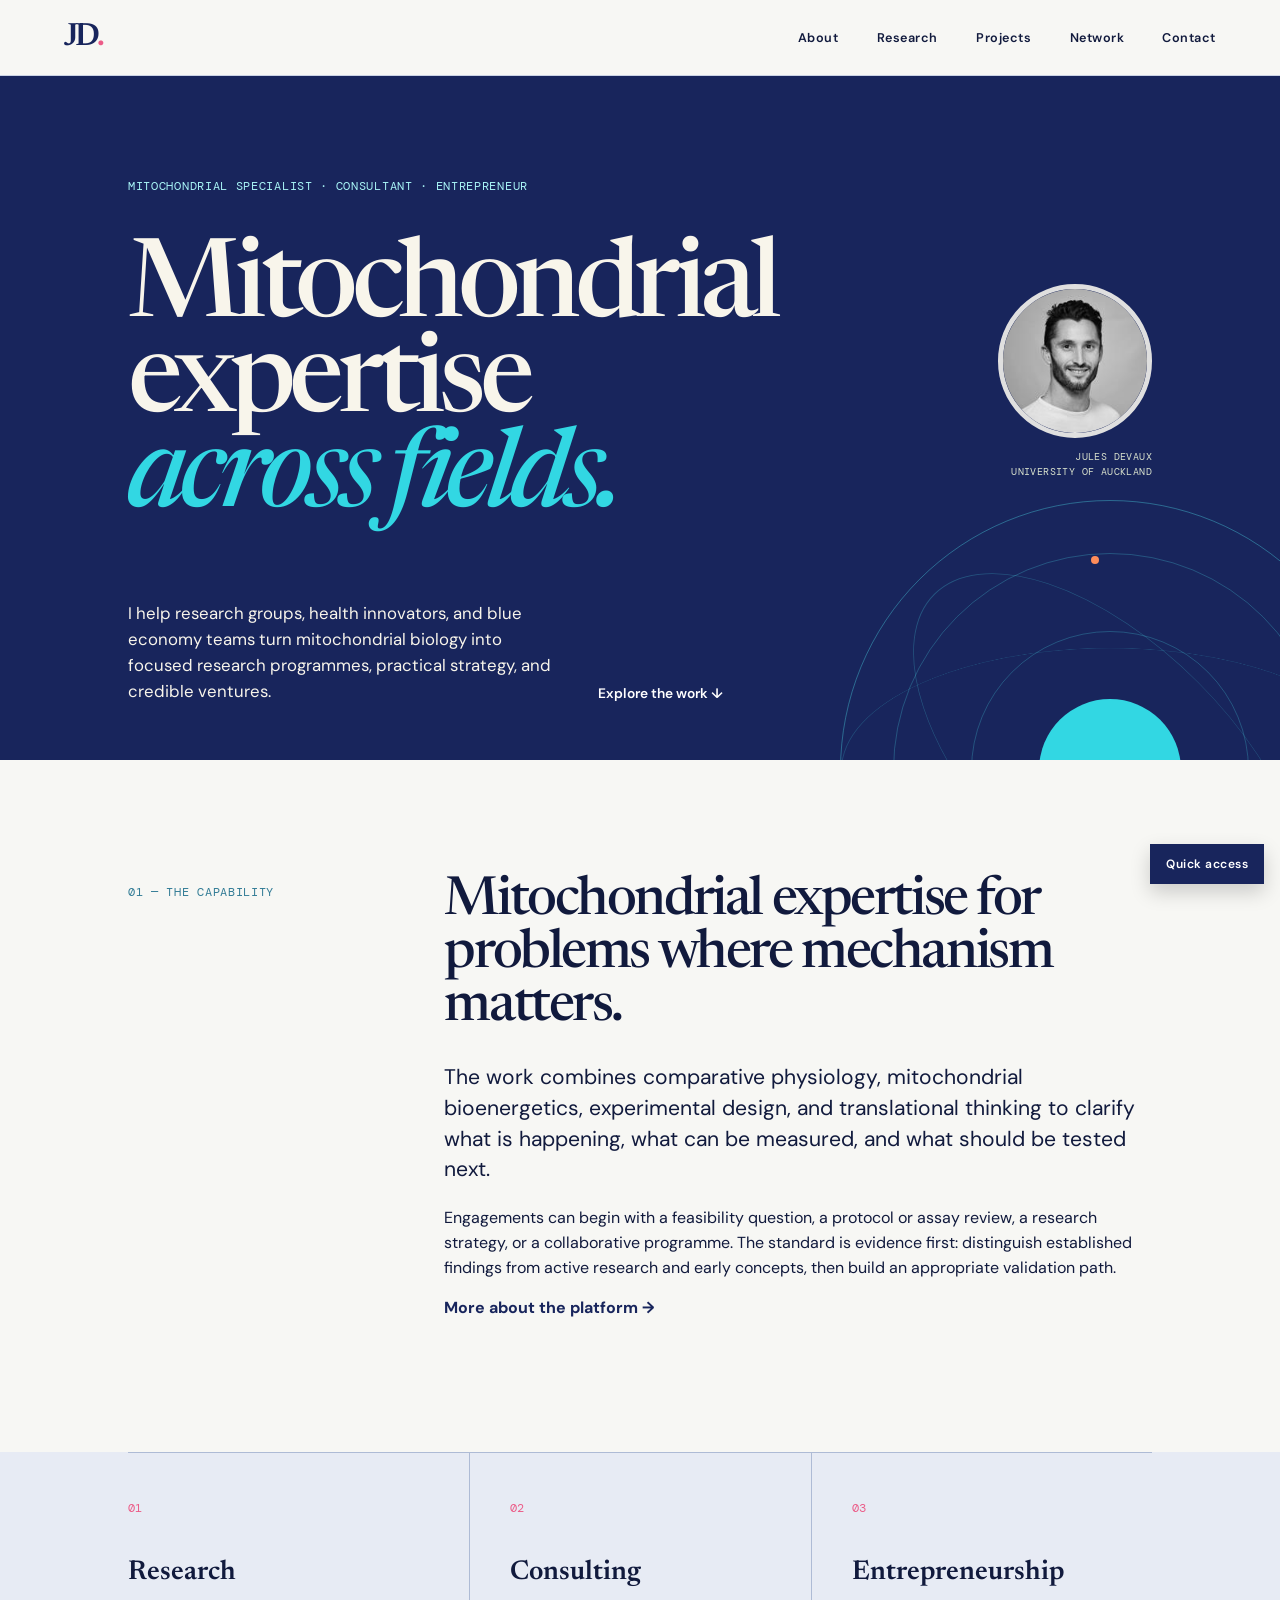
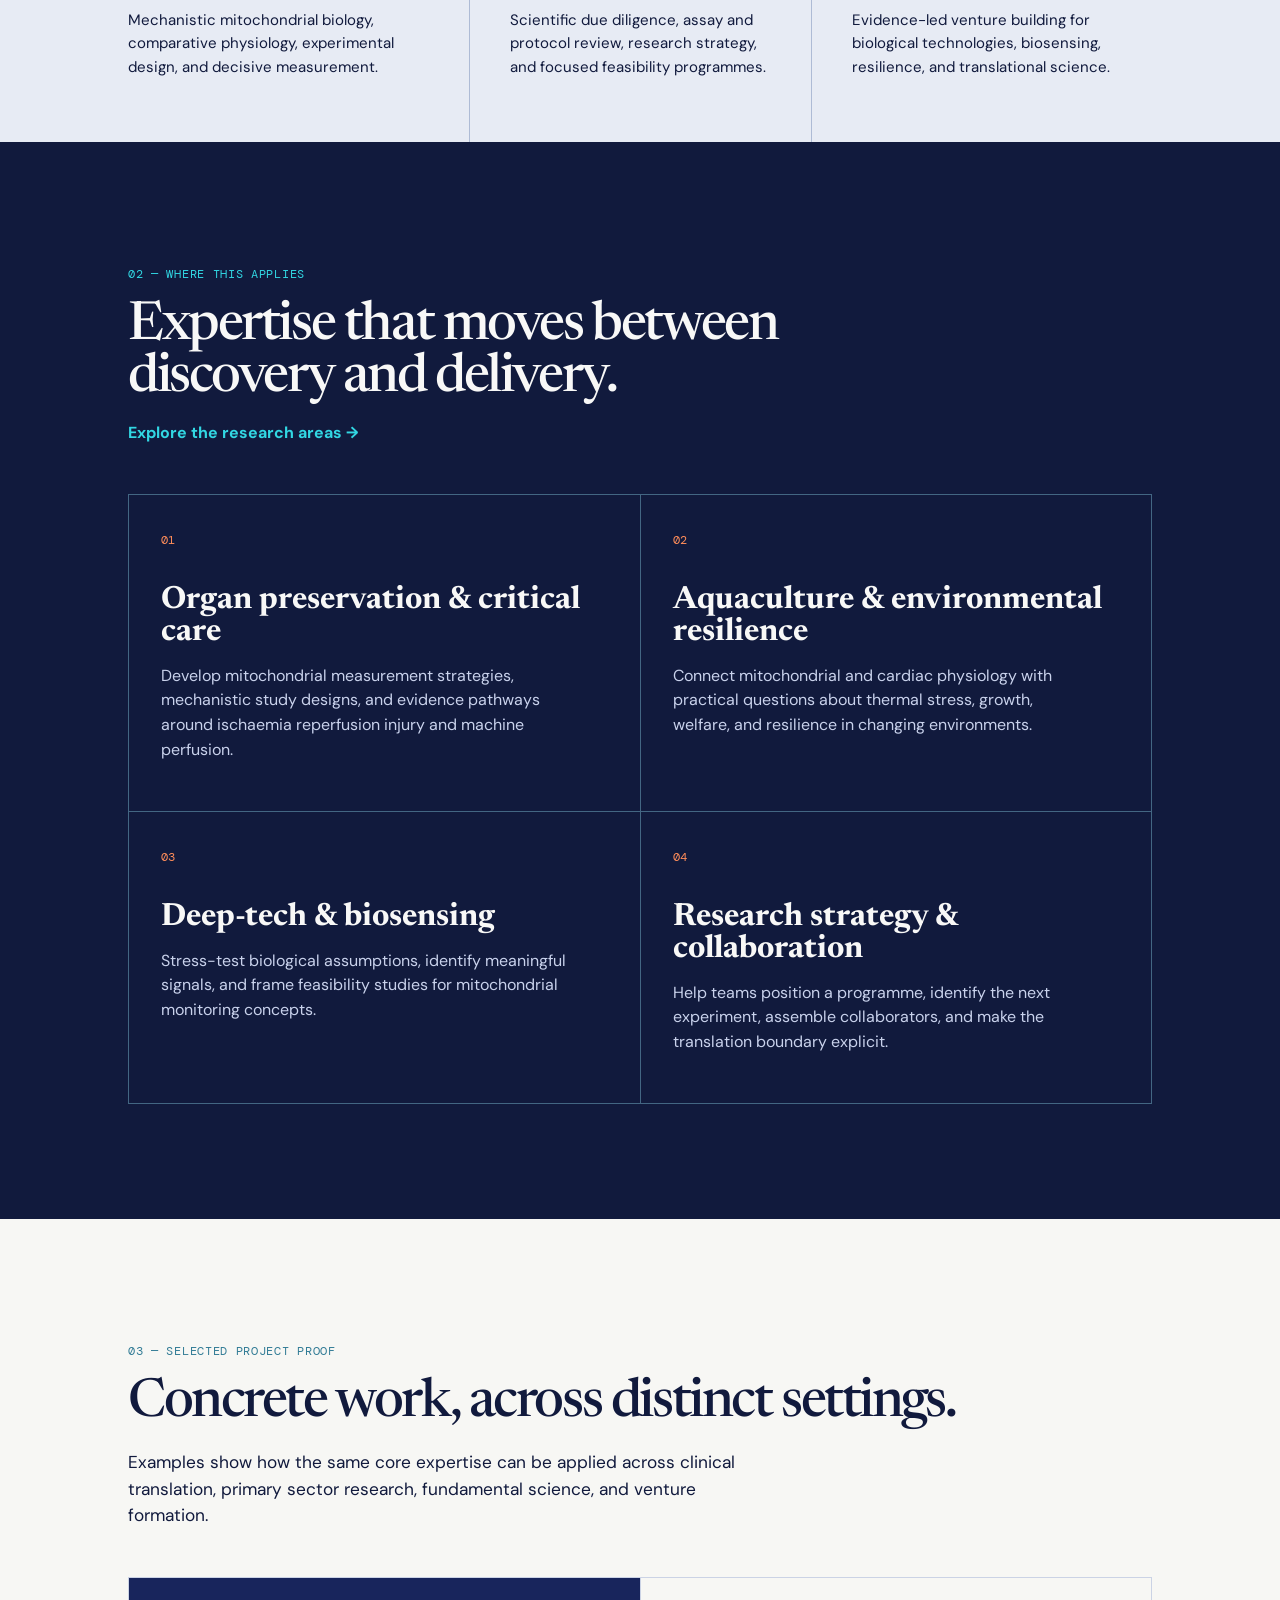
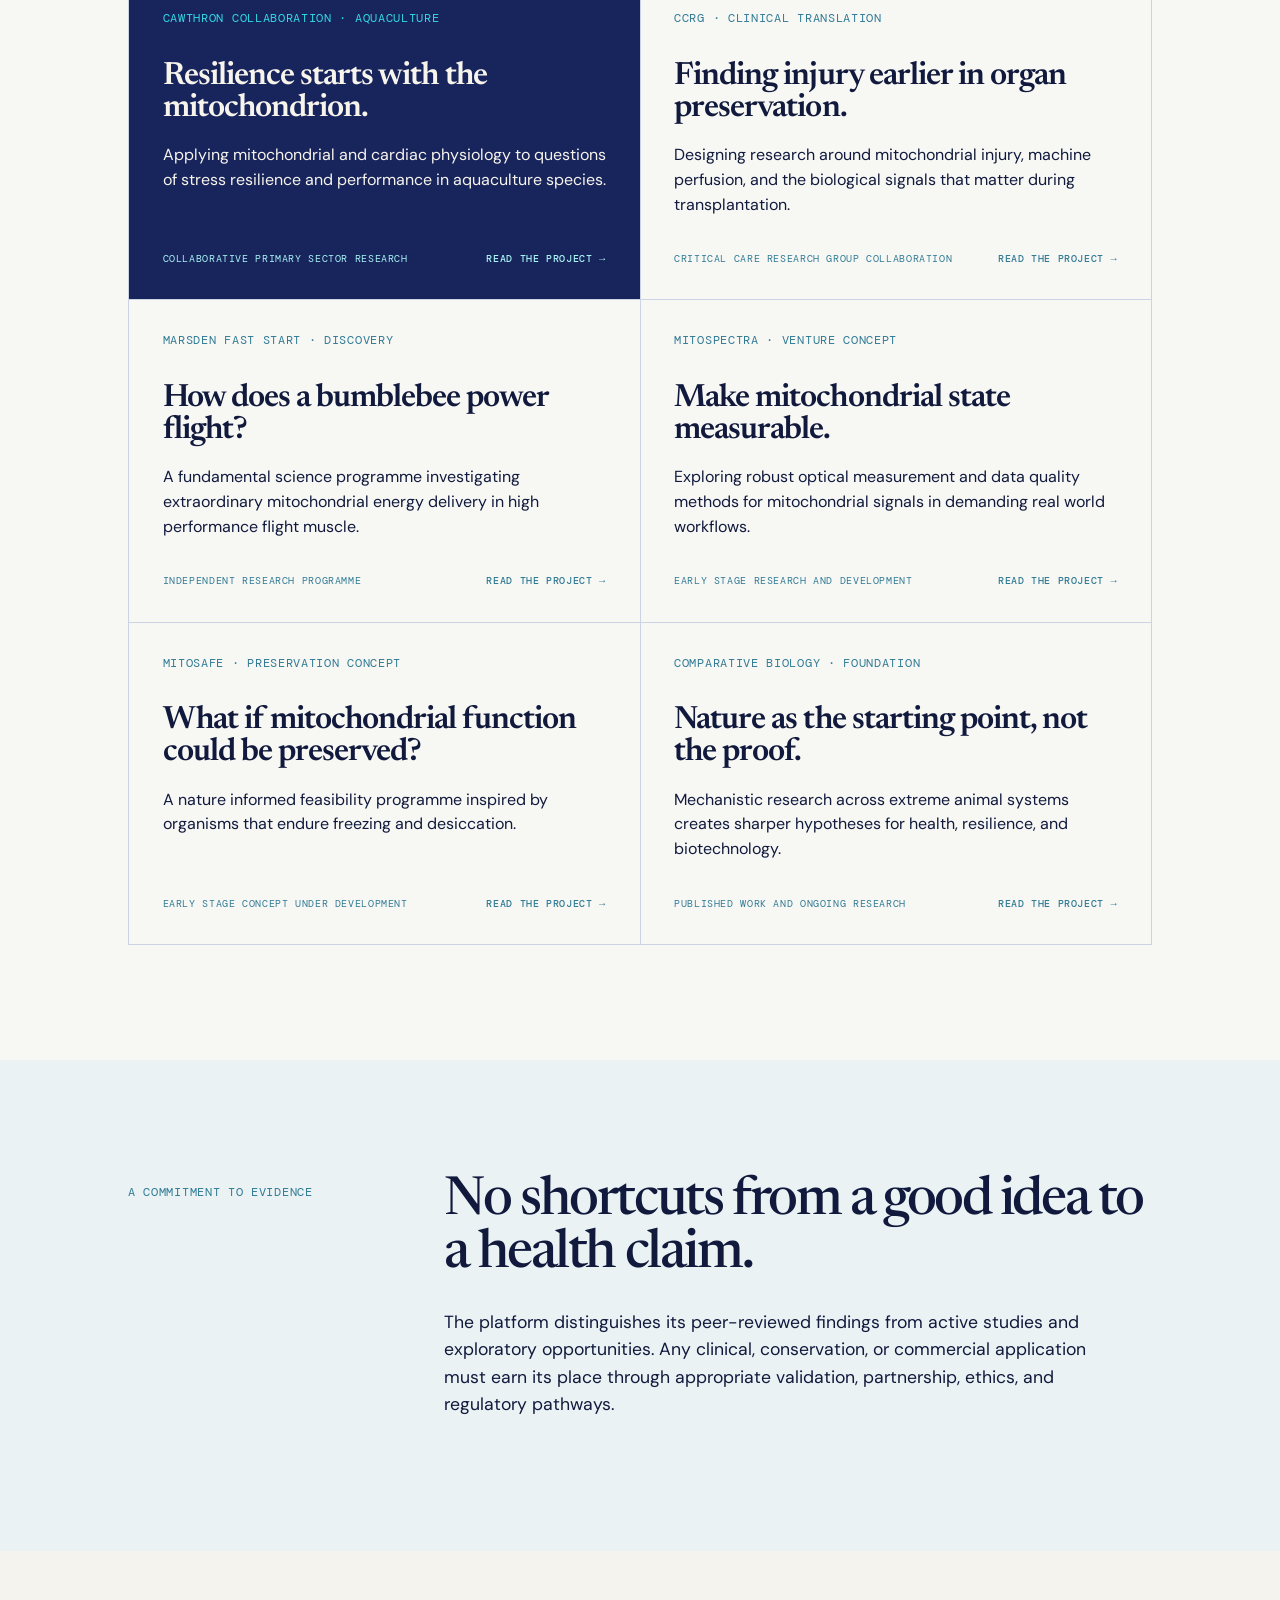
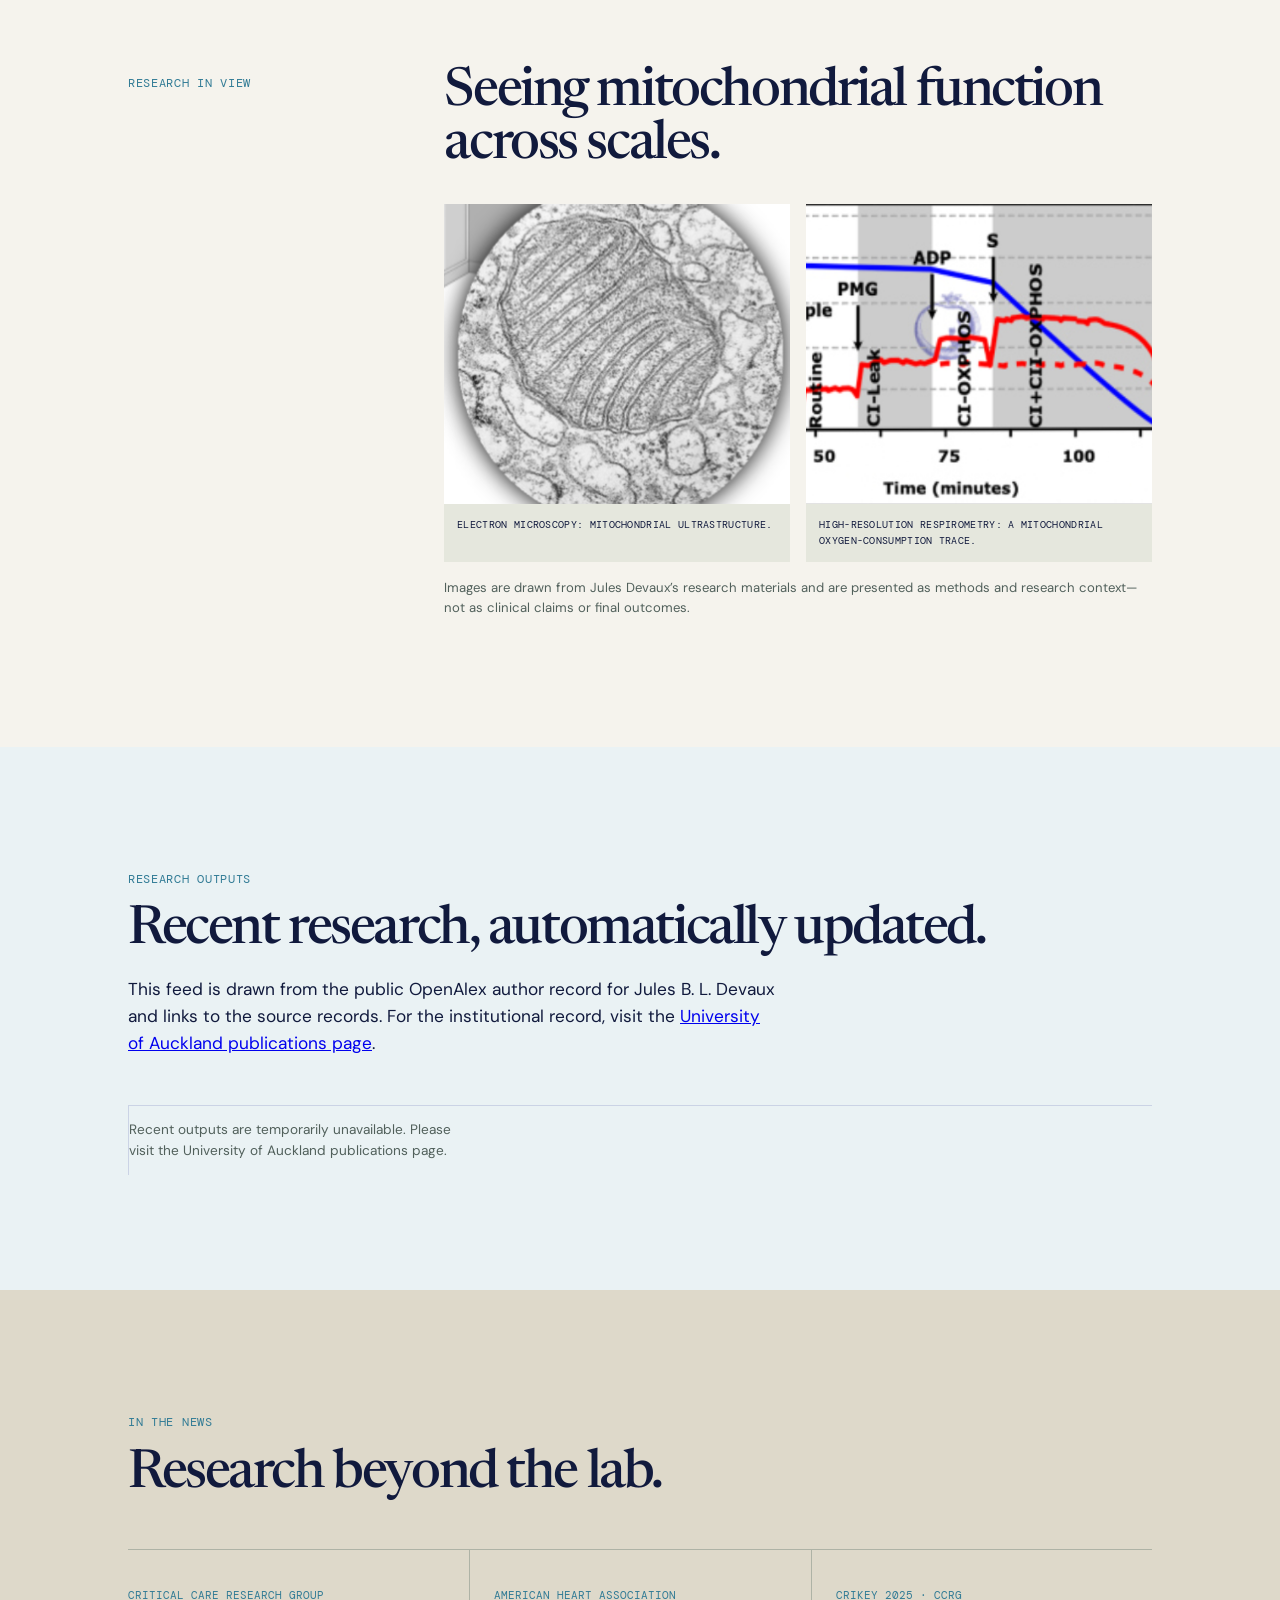
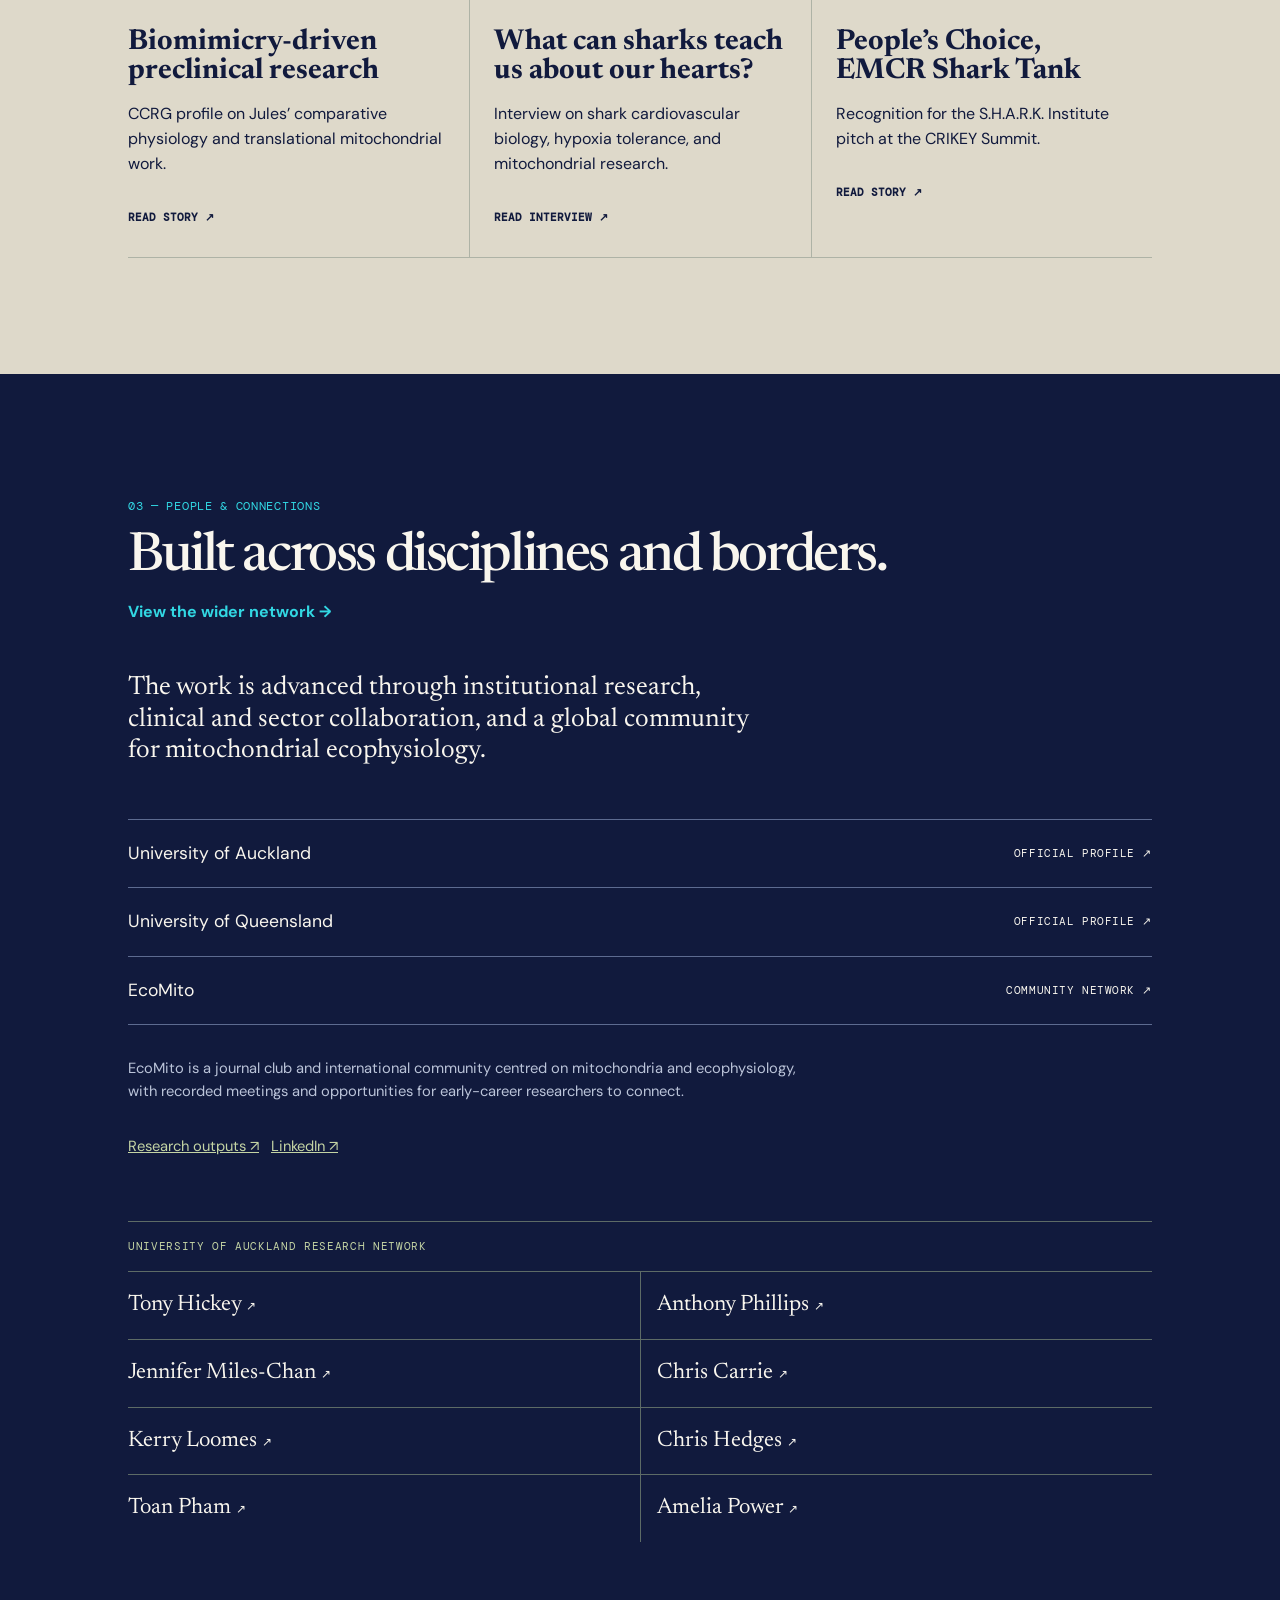
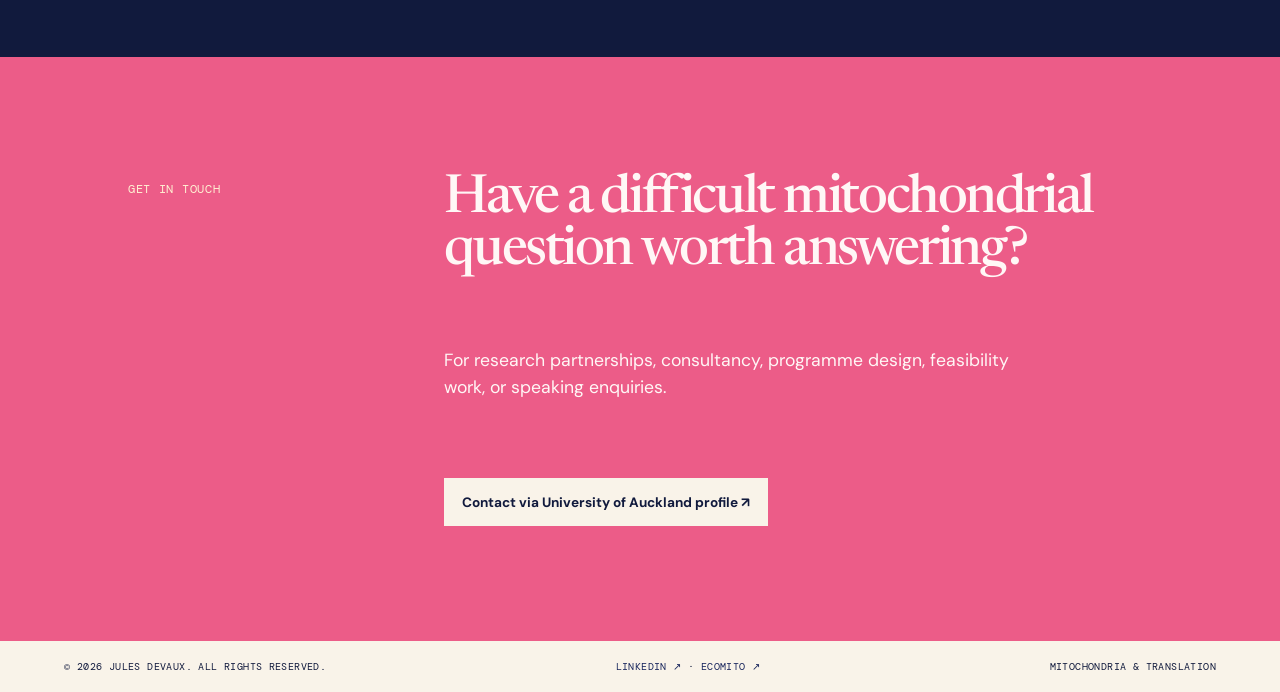
<file: index.html>
<!doctype html>
<html lang="en">
  <head>
    <meta charset="UTF-8" />
    <meta name="viewport" content="width=device-width, initial-scale=1.0" />
    <meta name="description" content="Jules Devaux's research platform linking comparative mitochondrial biology with clinical, environmental, and biotechnology translation." />
    <title>Jules Devaux | Mitochondria & Translation</title>
    <link rel="preconnect" href="https://fonts.googleapis.com" />
    <link rel="preconnect" href="https://fonts.gstatic.com" crossorigin />
    <link href="https://fonts.googleapis.com/css2?family=DM+Mono:wght@400;500&family=DM+Sans:opsz,wght@9..40,400;9..40,500;9..40,600;9..40,700&family=Newsreader:opsz,wght@6..72,500;6..72,600&display=swap" rel="stylesheet" />
    <link rel="stylesheet" href="styles.css" />
  </head>
  <body>
    <a class="skip-link" href="#main">Skip to content</a>
    <header class="site-header">
      <a class="wordmark" href="index.html" aria-label="Jules Devaux home">JD<span>.</span></a>
      <nav aria-label="Primary navigation">
        <a href="about.html">About</a>
        <a href="research.html">Research</a>
        <a href="#projects">Projects</a>
        <a href="network.html">Network</a>
        <a href="contact.html">Contact</a>
      </nav>
    </header>

    <main id="main">
      <section class="hero" id="top" aria-labelledby="hero-title">
        <div class="eyebrow">Mitochondrial specialist · consultant · entrepreneur</div>
        <h1 id="hero-title">Mitochondrial expertise<br /><em>across fields.</em></h1>
        <div class="hero-bottom">
          <p>I help research groups, health innovators, and blue economy teams turn mitochondrial biology into focused research programmes, practical strategy, and credible ventures.</p>
          <a class="text-link" href="#applications">Explore the work <span aria-hidden="true">↓</span></a>
        </div>
        <figure class="portrait"><img src="assets/jules-devaux.jpg" alt="Jules Devaux" /><figcaption>Jules Devaux<br />University of Auckland</figcaption></figure>
        <div class="orbit" aria-hidden="true"><i></i><i></i><i></i><b></b></div>
      </section>

      <section class="intro" id="platform" aria-labelledby="platform-title">
        <div class="section-label">01 — The capability</div>
        <div>
          <h2 id="platform-title">Mitochondrial expertise for problems where mechanism matters.</h2>
          <p class="lead">The work combines comparative physiology, mitochondrial bioenergetics, experimental design, and translational thinking to clarify what is happening, what can be measured, and what should be tested next.</p>
          <p>Engagements can begin with a feasibility question, a protocol or assay review, a research strategy, or a collaborative programme. The standard is evidence first: distinguish established findings from active research and early concepts, then build an appropriate validation path.</p>
          <p><a class="inline-link" href="about.html">More about the platform →</a></p>
        </div>
      </section>

      <section class="pillars" aria-label="Areas of work">
        <article><span>01</span><h3>Research</h3><p>Mechanistic mitochondrial biology, comparative physiology, experimental design, and decisive measurement.</p></article>
        <article><span>02</span><h3>Consulting</h3><p>Scientific due diligence, assay and protocol review, research strategy, and focused feasibility programmes.</p></article>
        <article><span>03</span><h3>Entrepreneurship</h3><p>Evidence-led venture building for biological technologies, biosensing, resilience, and translational science.</p></article>
      </section>

      <section class="applications" id="applications" aria-labelledby="applications-title">
        <div class="section-heading"><div class="section-label">02 — Where this applies</div><h2 id="applications-title">Expertise that moves between discovery and delivery.</h2><p><a class="inline-link light" href="research.html">Explore the research areas →</a></p></div>
        <div class="application-grid">
          <article><span class="application-number">01</span><h3>Organ preservation & critical care</h3><p>Develop mitochondrial measurement strategies, mechanistic study designs, and evidence pathways around ischaemia reperfusion injury and machine perfusion.</p></article>
          <article><span class="application-number">02</span><h3>Aquaculture & environmental resilience</h3><p>Connect mitochondrial and cardiac physiology with practical questions about thermal stress, growth, welfare, and resilience in changing environments.</p></article>
          <article><span class="application-number">03</span><h3>Deep-tech & biosensing</h3><p>Stress-test biological assumptions, identify meaningful signals, and frame feasibility studies for mitochondrial monitoring concepts.</p></article>
          <article><span class="application-number">04</span><h3>Research strategy & collaboration</h3><p>Help teams position a programme, identify the next experiment, assemble collaborators, and make the translation boundary explicit.</p></article>
        </div>
      </section>

      <section class="projects" id="projects" aria-labelledby="projects-title">
        <div class="section-heading"><div class="section-label">03 — Selected project proof</div><h2 id="projects-title">Concrete work, across distinct settings.</h2><p class="section-intro">Examples show how the same core expertise can be applied across clinical translation, primary sector research, fundamental science, and venture formation.</p></div>
        <div class="project-grid">
          <a class="project-card featured" href="projects/aquaculture.html"><span class="tag">Cawthron collaboration · aquaculture</span><h3>Resilience starts with the mitochondrion.</h3><p>Applying mitochondrial and cardiac physiology to questions of stress resilience and performance in aquaculture species.</p><p class="status">Collaborative primary sector research <b>Read the project →</b></p></a>
          <a class="project-card" href="projects/organ-preservation.html"><span class="tag">CCRG · clinical translation</span><h3>Finding injury earlier in organ preservation.</h3><p>Designing research around mitochondrial injury, machine perfusion, and the biological signals that matter during transplantation.</p><p class="status">Critical Care Research Group collaboration <b>Read the project →</b></p></a>
          <a class="project-card" href="projects/fast-start.html"><span class="tag">Marsden Fast Start · discovery</span><h3>How does a bumblebee power flight?</h3><p>A fundamental science programme investigating extraordinary mitochondrial energy delivery in high performance flight muscle.</p><p class="status">Independent research programme <b>Read the project →</b></p></a>
          <a class="project-card" href="projects/mitospectra.html"><span class="tag">MitoSpectra · venture concept</span><h3>Make mitochondrial state measurable.</h3><p>Exploring robust optical measurement and data quality methods for mitochondrial signals in demanding real world workflows.</p><p class="status">Early stage research and development <b>Read the project →</b></p></a>
          <a class="project-card" href="projects/mitosafe.html"><span class="tag">MitoSafe · preservation concept</span><h3>What if mitochondrial function could be preserved?</h3><p>A nature informed feasibility programme inspired by organisms that endure freezing and desiccation.</p><p class="status">Early stage concept under development <b>Read the project →</b></p></a>
          <a class="project-card" href="projects/extreme-mitochondrial-biology.html"><span class="tag">Comparative biology · foundation</span><h3>Nature as the starting point, not the proof.</h3><p>Mechanistic research across extreme animal systems creates sharper hypotheses for health, resilience, and biotechnology.</p><p class="status">Published work and ongoing research <b>Read the project →</b></p></a>
        </div>
      </section>

      <section class="evidence" aria-labelledby="evidence-title">
        <div class="section-label">A commitment to evidence</div>
        <div><h2 id="evidence-title">No shortcuts from a good idea to a health claim.</h2><p>The platform distinguishes its peer-reviewed findings from active studies and exploratory opportunities. Any clinical, conservation, or commercial application must earn its place through appropriate validation, partnership, ethics, and regulatory pathways.</p></div>
      </section>

      <section class="visual-research" aria-labelledby="visual-title"><div class="section-label">Research in view</div><div><h2 id="visual-title">Seeing mitochondrial function across scales.</h2><div class="visual-grid"><figure><img src="assets/mitochondrion-em.png" alt="Electron micrograph of a mitochondrion" /><figcaption>Electron microscopy: mitochondrial ultrastructure.</figcaption></figure><figure><img src="assets/respiration-trace.png" alt="Mitochondrial respiration trace" /><figcaption>High-resolution respirometry: a mitochondrial oxygen-consumption trace.</figcaption></figure></div><p class="visual-note">Images are drawn from Jules Devaux’s research materials and are presented as methods and research context—not as clinical claims or final outcomes.</p></div></section>

      <section class="outputs" id="research-outputs" aria-labelledby="outputs-title"><div class="section-heading"><div class="section-label">Research outputs</div><h2 id="outputs-title">Recent research, automatically updated.</h2><p class="section-intro">This feed is drawn from the public OpenAlex author record for Jules B. L. Devaux and links to the source records. For the institutional record, visit the <a href="https://profiles.auckland.ac.nz/j-devaux/publications" target="_blank" rel="noreferrer">University of Auckland publications page</a>.</p></div><div id="outputs-list" class="outputs-grid" aria-live="polite"><p>Loading recent publications…</p></div></section>

      <section class="news" id="news" aria-labelledby="news-title"><div class="section-heading"><div class="section-label">In the news</div><h2 id="news-title">Research beyond the lab.</h2></div><div class="news-grid"><a href="https://www.ccrg.org.au/news/jules-devaux" target="_blank" rel="noreferrer"><span>Critical Care Research Group</span><h3>Biomimicry-driven preclinical research</h3><p>CCRG profile on Jules’ comparative physiology and translational mitochondrial work.</p><b>Read story ↗</b></a><a href="https://www.heart.org/en/news/2024/07/08/what-can-sharks-teach-us-about-our-hearts" target="_blank" rel="noreferrer"><span>American Heart Association</span><h3>What can sharks teach us about our hearts?</h3><p>Interview on shark cardiovascular biology, hypoxia tolerance, and mitochondrial research.</p><b>Read interview ↗</b></a><a href="https://www.ccrg.org.au/news/crikey-emcr-shark-tank" target="_blank" rel="noreferrer"><span>CRIKEY 2025 · CCRG</span><h3>People’s Choice, EMCR Shark Tank</h3><p>Recognition for the S.H.A.R.K. Institute pitch at the CRIKEY Summit.</p><b>Read story ↗</b></a></div></section>

      <section class="network" id="network" aria-labelledby="network-title">
        <div class="section-heading"><div class="section-label">03 — People & connections</div><h2 id="network-title">Built across disciplines and borders.</h2><p><a class="inline-link light" href="network.html">View the wider network →</a></p></div>
        <p class="network-intro">The work is advanced through institutional research, clinical and sector collaboration, and a global community for mitochondrial ecophysiology.</p>
        <div class="network-links">
          <a href="https://profiles.auckland.ac.nz/j-devaux" target="_blank" rel="noreferrer"><span>University of Auckland</span><strong>Official profile ↗</strong></a>
          <a href="https://imb.uq.edu.au/profile/21042/jules-devaux" target="_blank" rel="noreferrer"><span>University of Queensland</span><strong>Official profile ↗</strong></a>
          <a href="https://sites.google.com/view/ecomito/home?authuser=0" target="_blank" rel="noreferrer"><span>EcoMito</span><strong>Community network ↗</strong></a>
        </div>
        <p class="network-note">EcoMito is a journal club and international community centred on mitochondria and ecophysiology, with recorded meetings and opportunities for early-career researchers to connect.</p>
        <p class="network-note"><a href="https://profiles.auckland.ac.nz/j-devaux/publications" target="_blank" rel="noreferrer">Research outputs ↗</a> &nbsp; <a href="https://www.linkedin.com/in/julesdevaux/" target="_blank" rel="noreferrer">LinkedIn ↗</a></p>
        <div class="people" aria-label="University of Auckland research network">
          <p class="people-title">University of Auckland research network</p>
          <a href="https://profiles.auckland.ac.nz/a-hickey" target="_blank" rel="noreferrer">Tony Hickey <span>↗</span></a><a href="https://profiles.auckland.ac.nz/a-phillips" target="_blank" rel="noreferrer">Anthony Phillips <span>↗</span></a><a href="https://profiles.auckland.ac.nz/j-miles-chan" target="_blank" rel="noreferrer">Jennifer Miles-Chan <span>↗</span></a><a href="https://profiles.auckland.ac.nz/chris-carrie" target="_blank" rel="noreferrer">Chris Carrie <span>↗</span></a><a href="https://profiles.auckland.ac.nz/k-loomes" target="_blank" rel="noreferrer">Kerry Loomes <span>↗</span></a><a href="https://profiles.auckland.ac.nz/c-hedges" target="_blank" rel="noreferrer">Chris Hedges <span>↗</span></a><a href="https://profiles.auckland.ac.nz/toan-pham" target="_blank" rel="noreferrer">Toan Pham <span>↗</span></a><a href="https://profiles.auckland.ac.nz/a-power" target="_blank" rel="noreferrer">Amelia Power <span>↗</span></a>
        </div>
      </section>

      <section class="contact" aria-labelledby="contact-title">
        <div class="section-label">Get in touch</div>
        <h2 id="contact-title">Have a difficult mitochondrial question worth answering?</h2>
        <p class="contact-copy">For research partnerships, consultancy, programme design, feasibility work, or speaking enquiries.</p>
        <a class="button" href="https://profiles.auckland.ac.nz/j-devaux" target="_blank" rel="noreferrer">Contact via University of Auckland profile <span aria-hidden="true">↗</span></a>
      </section>
    </main>

    <footer><span>© 2026 Jules Devaux. All rights reserved.</span><span><a href="https://www.linkedin.com/in/julesdevaux/" target="_blank" rel="noreferrer">LinkedIn ↗</a> · <a href="https://sites.google.com/view/ecomito/home?authuser=0" target="_blank" rel="noreferrer">EcoMito ↗</a></span><span>Mitochondria &amp; Translation</span></footer>
    <script src="site.js"></script>
  </body>
</html>
</file>
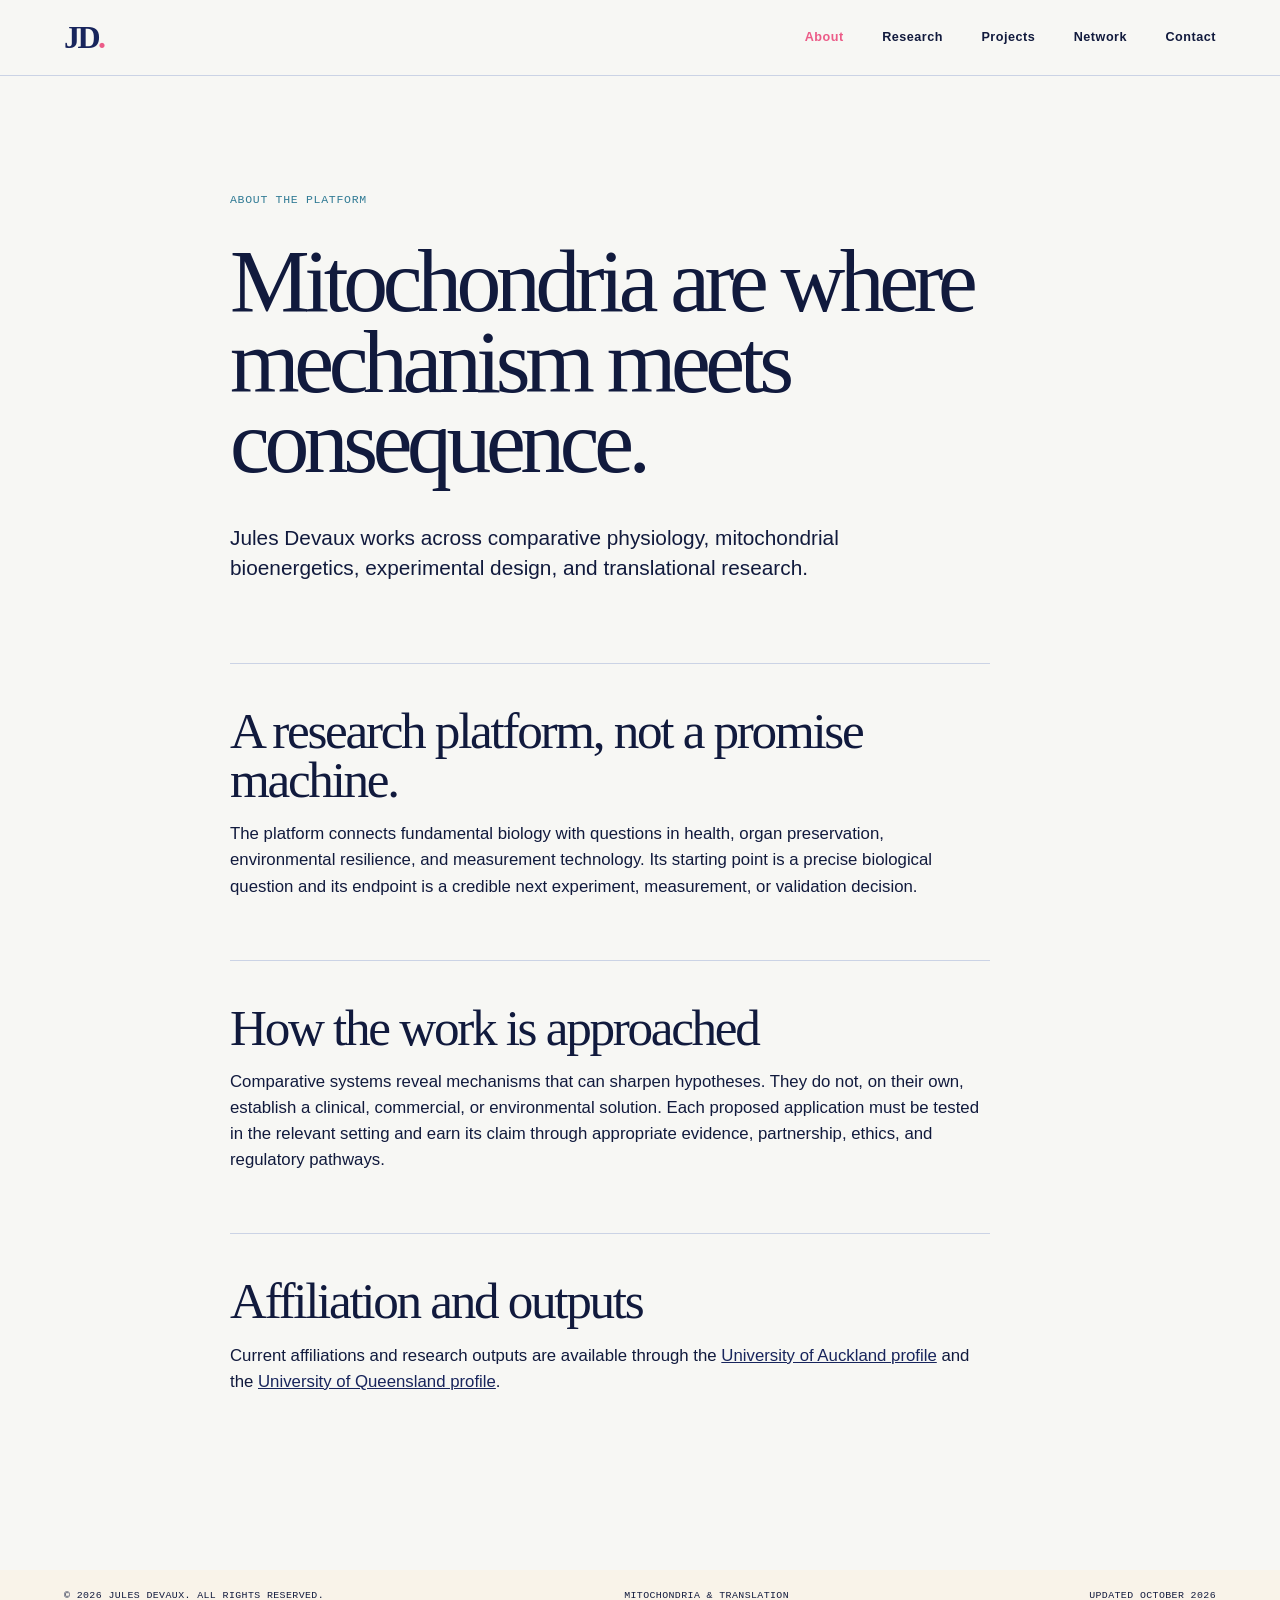
<file: about.html>
<!doctype html><html lang="en"><head><meta charset="UTF-8"><meta name="viewport" content="width=device-width,initial-scale=1.0"><meta name="description" content="About Jules Devaux and the Mitochondria & Translation research platform."><title>About | Jules Devaux</title><link rel="stylesheet" href="styles.css"></head><body><a class="skip-link" href="#main">Skip to content</a><header class="site-header"><a class="wordmark" href="index.html">JD<span>.</span></a><nav aria-label="Primary navigation"><a aria-current="page" href="about.html">About</a><a href="research.html">Research</a><a href="index.html#projects">Projects</a><a href="network.html">Network</a><a href="contact.html">Contact</a></nav></header><main id="main" class="page"><div class="eyebrow">About the platform</div><h1>Mitochondria are where mechanism meets consequence.</h1><p class="page-lead">Jules Devaux works across comparative physiology, mitochondrial bioenergetics, experimental design, and translational research.</p><section><h2>A research platform, not a promise machine.</h2><p>The platform connects fundamental biology with questions in health, organ preservation, environmental resilience, and measurement technology. Its starting point is a precise biological question and its endpoint is a credible next experiment, measurement, or validation decision.</p></section><section><h2>How the work is approached</h2><p>Comparative systems reveal mechanisms that can sharpen hypotheses. They do not, on their own, establish a clinical, commercial, or environmental solution. Each proposed application must be tested in the relevant setting and earn its claim through appropriate evidence, partnership, ethics, and regulatory pathways.</p></section><section><h2>Affiliation and outputs</h2><p>Current affiliations and research outputs are available through the <a href="https://profiles.auckland.ac.nz/j-devaux" target="_blank" rel="noreferrer">University of Auckland profile</a> and the <a href="https://imb.uq.edu.au/profile/21042/jules-devaux" target="_blank" rel="noreferrer">University of Queensland profile</a>.</p></section></main><footer><span>© 2026 Jules Devaux. All rights reserved.</span><span>Mitochondria &amp; Translation</span><span>Updated October 2026</span></footer></body></html>
</file>
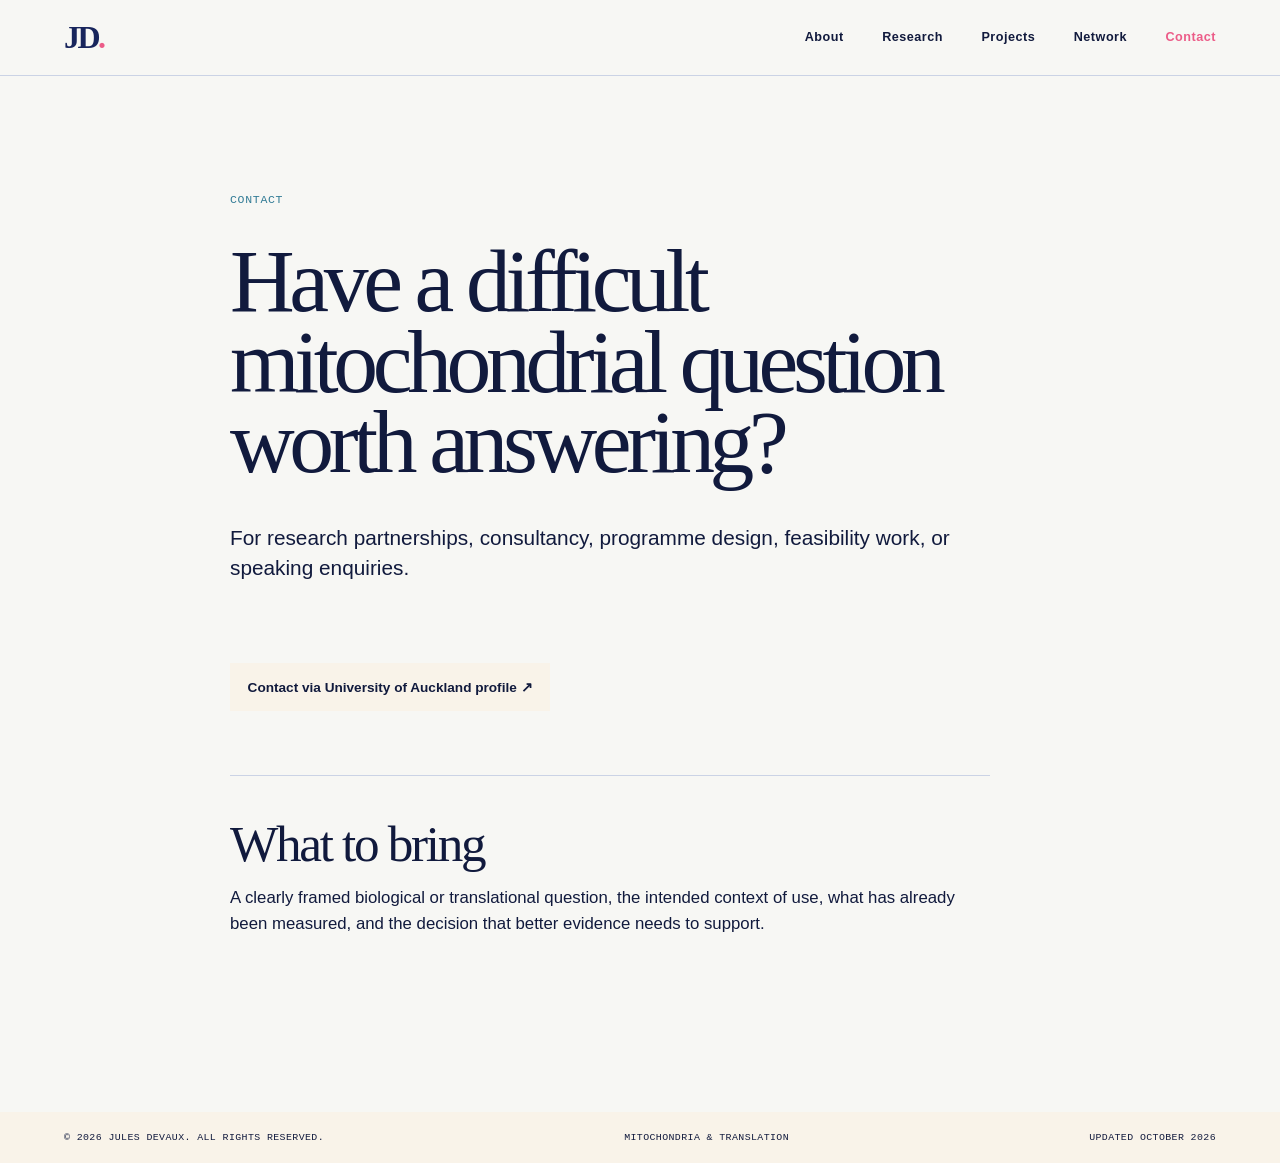
<file: contact.html>
<!doctype html><html lang="en"><head><meta charset="UTF-8"><meta name="viewport" content="width=device-width,initial-scale=1.0"><meta name="description" content="Contact Jules Devaux for research partnerships, consultancy, programme design, and speaking."><title>Contact | Jules Devaux</title><link rel="stylesheet" href="styles.css"></head><body><a class="skip-link" href="#main">Skip to content</a><header class="site-header"><a class="wordmark" href="index.html">JD<span>.</span></a><nav aria-label="Primary navigation"><a href="about.html">About</a><a href="research.html">Research</a><a href="index.html#projects">Projects</a><a href="network.html">Network</a><a aria-current="page" href="contact.html">Contact</a></nav></header><main id="main" class="page contact-page"><div class="eyebrow">Contact</div><h1>Have a difficult mitochondrial question worth answering?</h1><p class="page-lead">For research partnerships, consultancy, programme design, feasibility work, or speaking enquiries.</p><a class="button" href="https://profiles.auckland.ac.nz/j-devaux" target="_blank" rel="noreferrer">Contact via University of Auckland profile <span aria-hidden="true">↗</span></a><section><h2>What to bring</h2><p>A clearly framed biological or translational question, the intended context of use, what has already been measured, and the decision that better evidence needs to support.</p></section></main><footer><span>© 2026 Jules Devaux. All rights reserved.</span><span>Mitochondria &amp; Translation</span><span>Updated October 2026</span></footer></body></html>
</file>
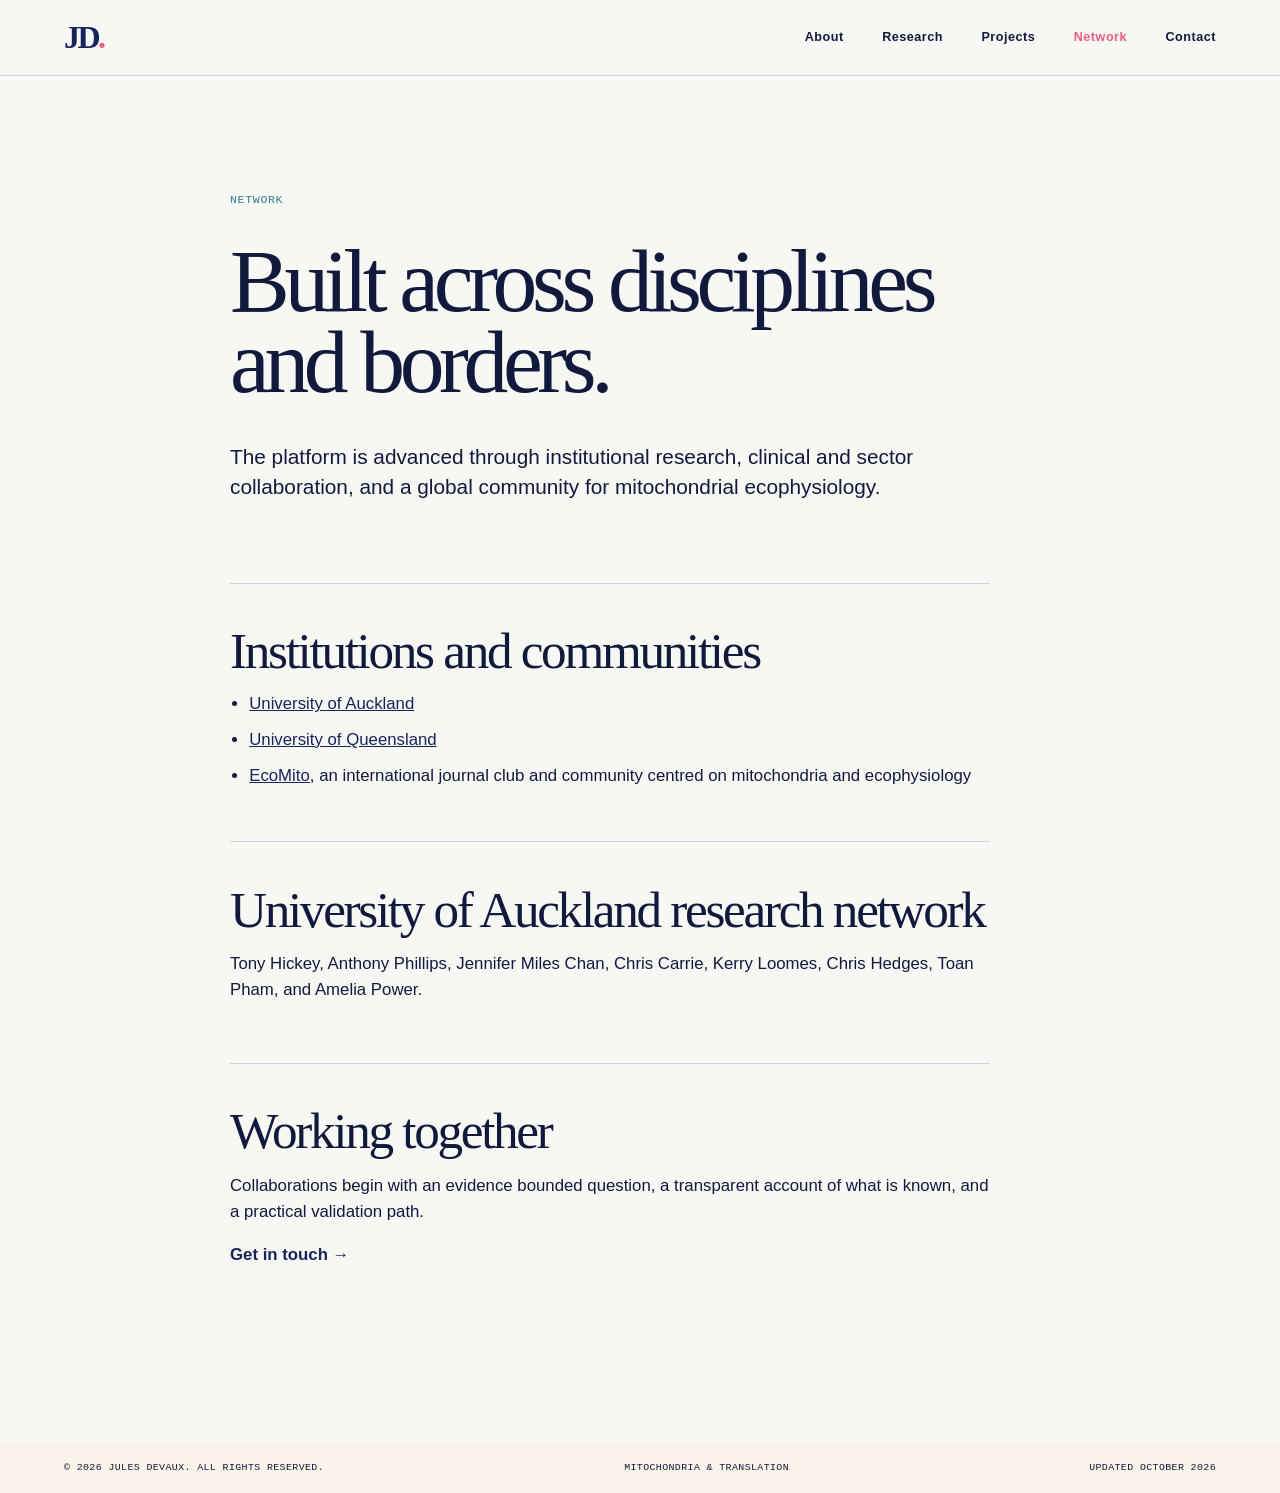
<file: network.html>
<!doctype html><html lang="en"><head><meta charset="UTF-8"><meta name="viewport" content="width=device-width,initial-scale=1.0"><meta name="description" content="Research collaborators and community connections for Jules Devaux."><title>Network | Jules Devaux</title><link rel="stylesheet" href="styles.css"></head><body><a class="skip-link" href="#main">Skip to content</a><header class="site-header"><a class="wordmark" href="index.html">JD<span>.</span></a><nav aria-label="Primary navigation"><a href="about.html">About</a><a href="research.html">Research</a><a href="index.html#projects">Projects</a><a aria-current="page" href="network.html">Network</a><a href="contact.html">Contact</a></nav></header><main id="main" class="page"><div class="eyebrow">Network</div><h1>Built across disciplines and borders.</h1><p class="page-lead">The platform is advanced through institutional research, clinical and sector collaboration, and a global community for mitochondrial ecophysiology.</p><section><h2>Institutions and communities</h2><ul class="link-list"><li><a href="https://profiles.auckland.ac.nz/j-devaux" target="_blank" rel="noreferrer">University of Auckland</a></li><li><a href="https://imb.uq.edu.au/profile/21042/jules-devaux" target="_blank" rel="noreferrer">University of Queensland</a></li><li><a href="https://sites.google.com/view/ecomito/home?authuser=0" target="_blank" rel="noreferrer">EcoMito</a>, an international journal club and community centred on mitochondria and ecophysiology</li></ul></section><section><h2>University of Auckland research network</h2><p>Tony Hickey, Anthony Phillips, Jennifer Miles Chan, Chris Carrie, Kerry Loomes, Chris Hedges, Toan Pham, and Amelia Power.</p></section><section><h2>Working together</h2><p>Collaborations begin with an evidence bounded question, a transparent account of what is known, and a practical validation path.</p><p><a class="inline-link" href="contact.html">Get in touch →</a></p></section></main><footer><span>© 2026 Jules Devaux. All rights reserved.</span><span>Mitochondria &amp; Translation</span><span>Updated October 2026</span></footer></body></html>
</file>
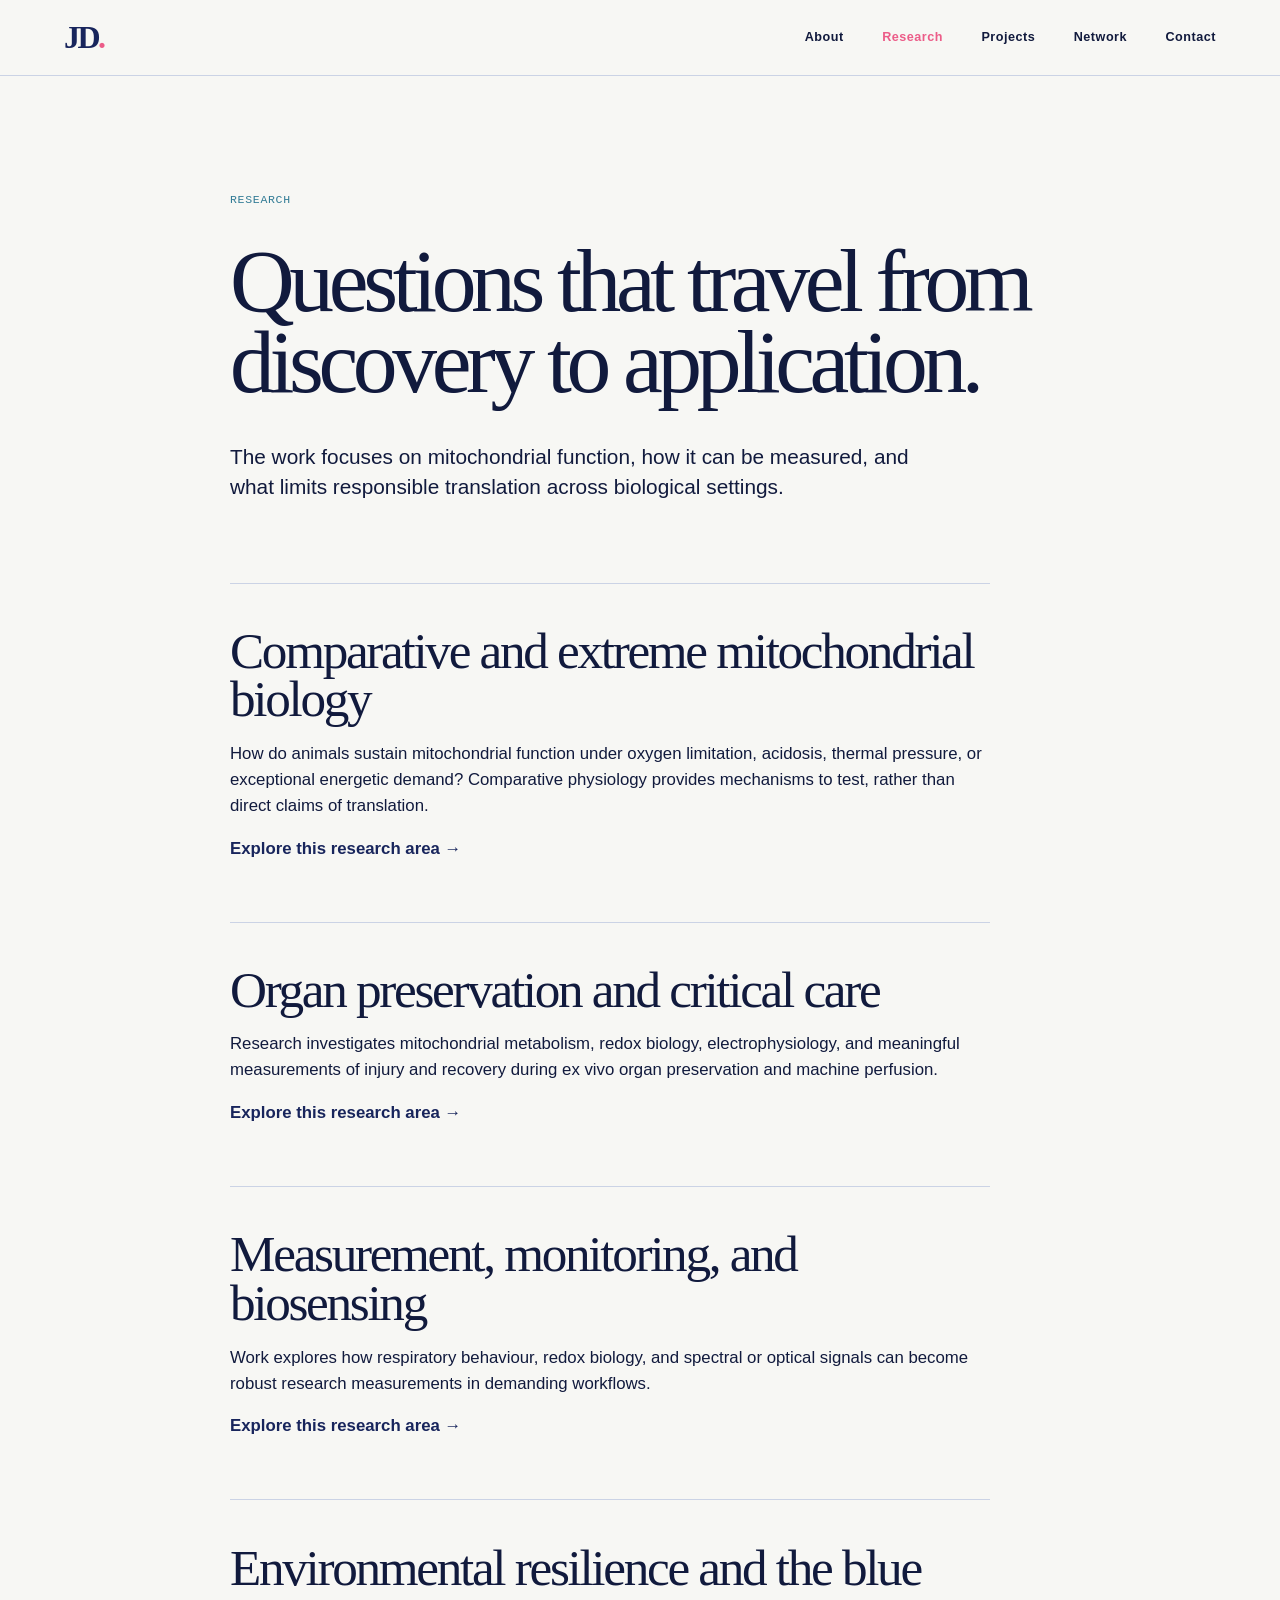
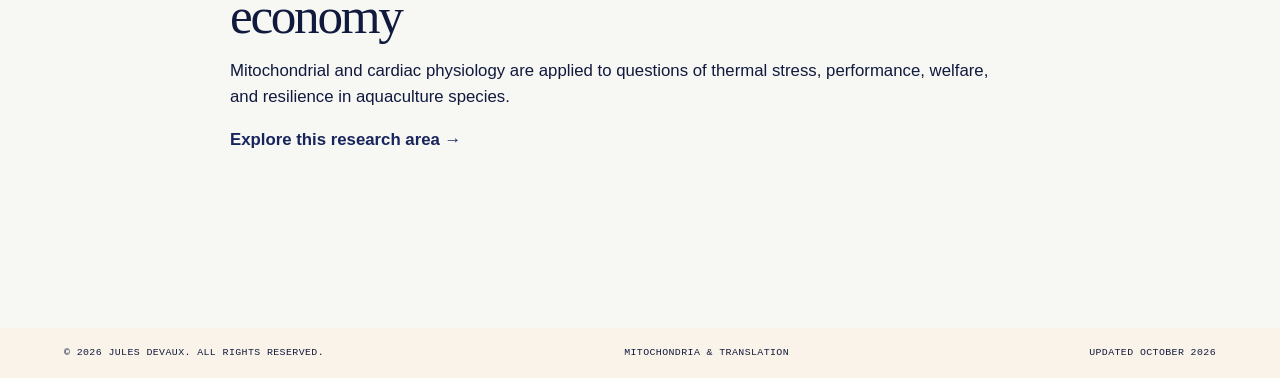
<file: research.html>
<!doctype html><html lang="en"><head><meta charset="UTF-8"><meta name="viewport" content="width=device-width,initial-scale=1.0"><meta name="description" content="Research areas in mitochondrial biology, comparative physiology, and translation."><title>Research | Jules Devaux</title><link rel="stylesheet" href="styles.css"></head><body><a class="skip-link" href="#main">Skip to content</a><header class="site-header"><a class="wordmark" href="index.html">JD<span>.</span></a><nav aria-label="Primary navigation"><a href="about.html">About</a><a aria-current="page" href="research.html">Research</a><a href="index.html#projects">Projects</a><a href="network.html">Network</a><a href="contact.html">Contact</a></nav></header><main id="main" class="page"><div class="eyebrow">Research</div><h1>Questions that travel from discovery to application.</h1><p class="page-lead">The work focuses on mitochondrial function, how it can be measured, and what limits responsible translation across biological settings.</p><section><h2>Comparative and extreme mitochondrial biology</h2><p>How do animals sustain mitochondrial function under oxygen limitation, acidosis, thermal pressure, or exceptional energetic demand? Comparative physiology provides mechanisms to test, rather than direct claims of translation.</p><p><a class="inline-link" href="projects/extreme-mitochondrial-biology.html">Explore this research area →</a></p></section><section><h2>Organ preservation and critical care</h2><p>Research investigates mitochondrial metabolism, redox biology, electrophysiology, and meaningful measurements of injury and recovery during ex vivo organ preservation and machine perfusion.</p><p><a class="inline-link" href="projects/organ-preservation.html">Explore this research area →</a></p></section><section><h2>Measurement, monitoring, and biosensing</h2><p>Work explores how respiratory behaviour, redox biology, and spectral or optical signals can become robust research measurements in demanding workflows.</p><p><a class="inline-link" href="projects/monitoring.html">Explore this research area →</a></p></section><section><h2>Environmental resilience and the blue economy</h2><p>Mitochondrial and cardiac physiology are applied to questions of thermal stress, performance, welfare, and resilience in aquaculture species.</p><p><a class="inline-link" href="projects/aquaculture.html">Explore this research area →</a></p></section></main><footer><span>© 2026 Jules Devaux. All rights reserved.</span><span>Mitochondria &amp; Translation</span><span>Updated October 2026</span></footer></body></html>
</file>
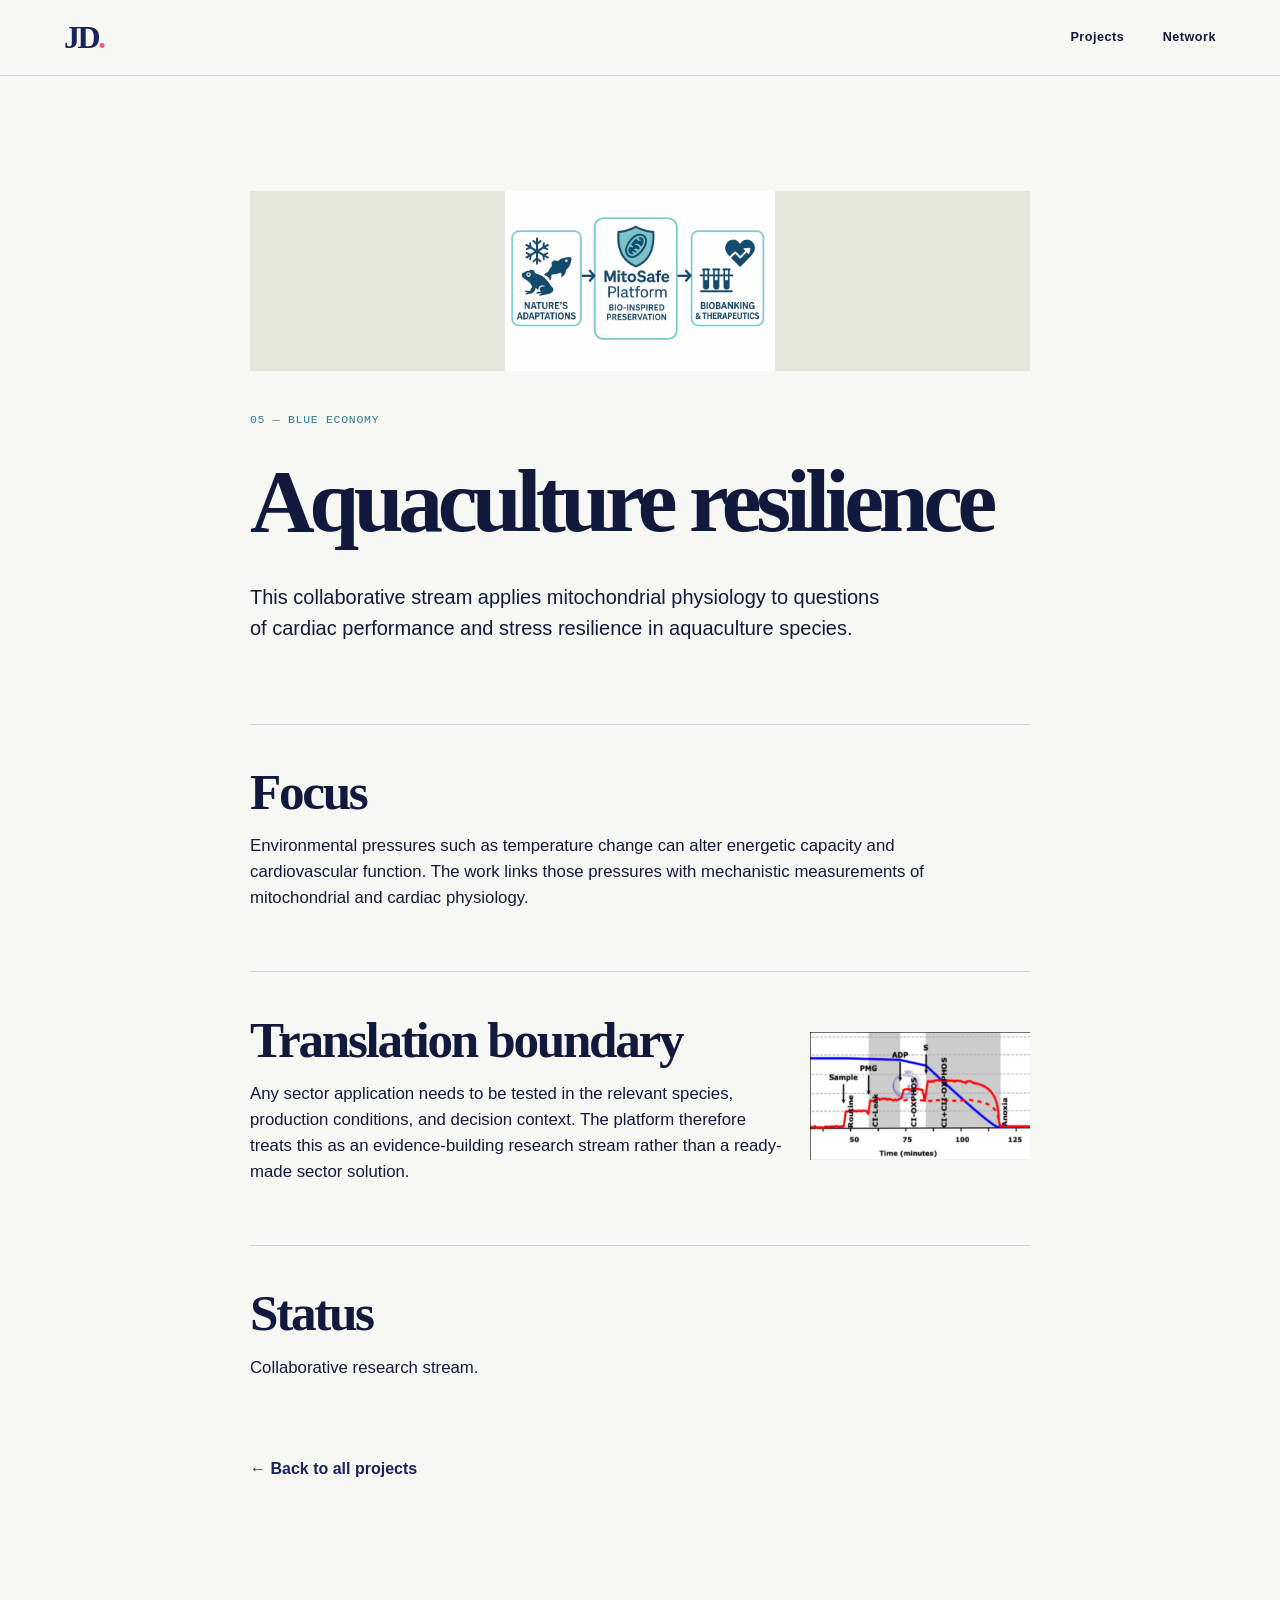
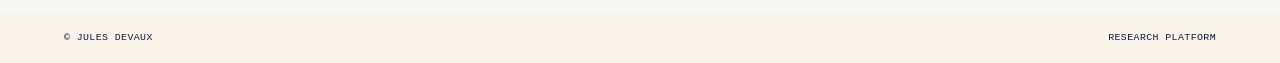
<file: projects/aquaculture.html>
<!doctype html><html lang="en"><head><meta charset="UTF-8"><meta name="viewport" content="width=device-width,initial-scale=1.0"><title>Aquaculture Resilience | Jules Devaux</title><link rel="stylesheet" href="../styles.css"></head><body><header class="site-header"><a class="wordmark" href="../index.html">JD<span>.</span></a><nav><a href="../index.html#projects">Projects</a><a href="../index.html#network">Network</a></nav></header><main class="project-detail"><div class="eyebrow">05 — Blue economy</div><h1>Aquaculture resilience</h1><p class="project-summary">This collaborative stream applies mitochondrial physiology to questions of cardiac performance and stress resilience in aquaculture species.</p><article><h2>Focus</h2><p>Environmental pressures such as temperature change can alter energetic capacity and cardiovascular function. The work links those pressures with mechanistic measurements of mitochondrial and cardiac physiology.</p></article><article><h2>Translation boundary</h2><p>Any sector application needs to be tested in the relevant species, production conditions, and decision context. The platform therefore treats this as an evidence-building research stream rather than a ready-made sector solution.</p></article><article><h2>Status</h2><p>Collaborative research stream.</p></article><p><a class="back" href="../index.html#projects">← Back to all projects</a></p></main><footer><span>© Jules Devaux</span><span>Research platform</span></footer></body></html>
</file>
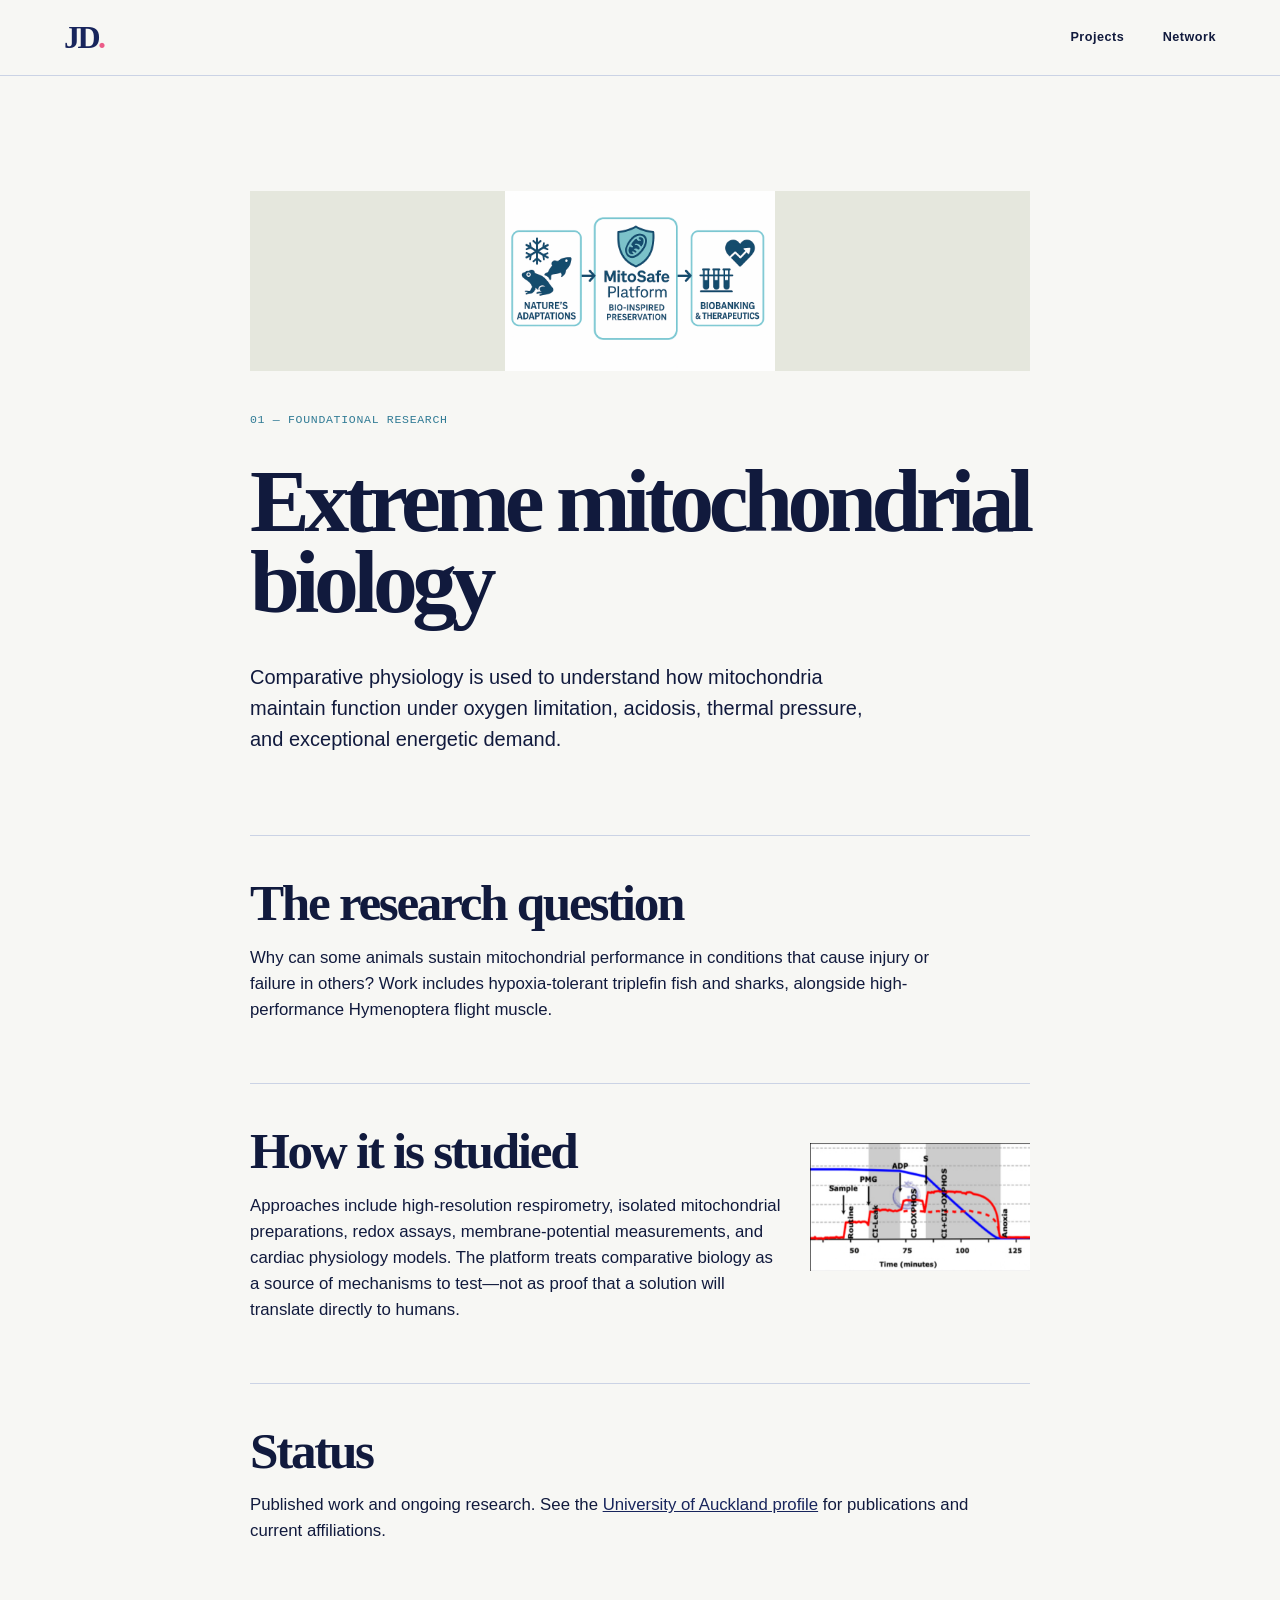
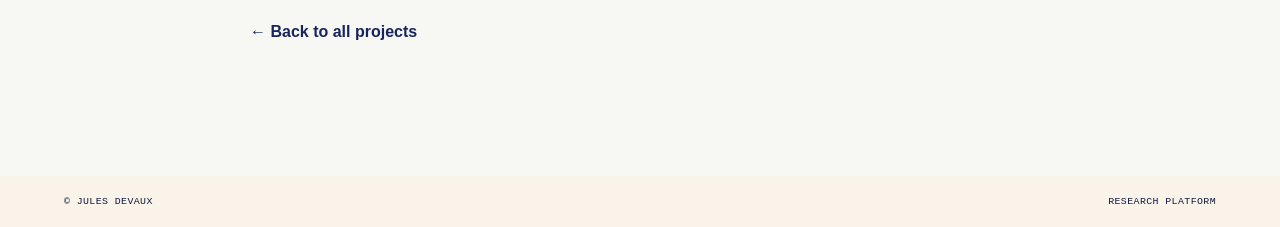
<file: projects/extreme-mitochondrial-biology.html>
<!doctype html><html lang="en"><head><meta charset="UTF-8"><meta name="viewport" content="width=device-width,initial-scale=1.0"><title>Extreme Mitochondrial Biology | Jules Devaux</title><link rel="stylesheet" href="../styles.css"></head><body><header class="site-header"><a class="wordmark" href="../index.html">JD<span>.</span></a><nav><a href="../index.html#projects">Projects</a><a href="../index.html#network">Network</a></nav></header><main class="project-detail"><div class="eyebrow">01 — Foundational research</div><h1>Extreme mitochondrial biology</h1><p class="project-summary">Comparative physiology is used to understand how mitochondria maintain function under oxygen limitation, acidosis, thermal pressure, and exceptional energetic demand.</p><article><h2>The research question</h2><p>Why can some animals sustain mitochondrial performance in conditions that cause injury or failure in others? Work includes hypoxia-tolerant triplefin fish and sharks, alongside high-performance Hymenoptera flight muscle.</p></article><article><h2>How it is studied</h2><p>Approaches include high-resolution respirometry, isolated mitochondrial preparations, redox assays, membrane-potential measurements, and cardiac physiology models. The platform treats comparative biology as a source of mechanisms to test—not as proof that a solution will translate directly to humans.</p></article><article><h2>Status</h2><p>Published work and ongoing research. See the <a href="https://profiles.auckland.ac.nz/j-devaux" target="_blank" rel="noreferrer">University of Auckland profile</a> for publications and current affiliations.</p></article><p><a class="back" href="../index.html#projects">← Back to all projects</a></p></main><footer><span>© Jules Devaux</span><span>Research platform</span></footer></body></html>
</file>
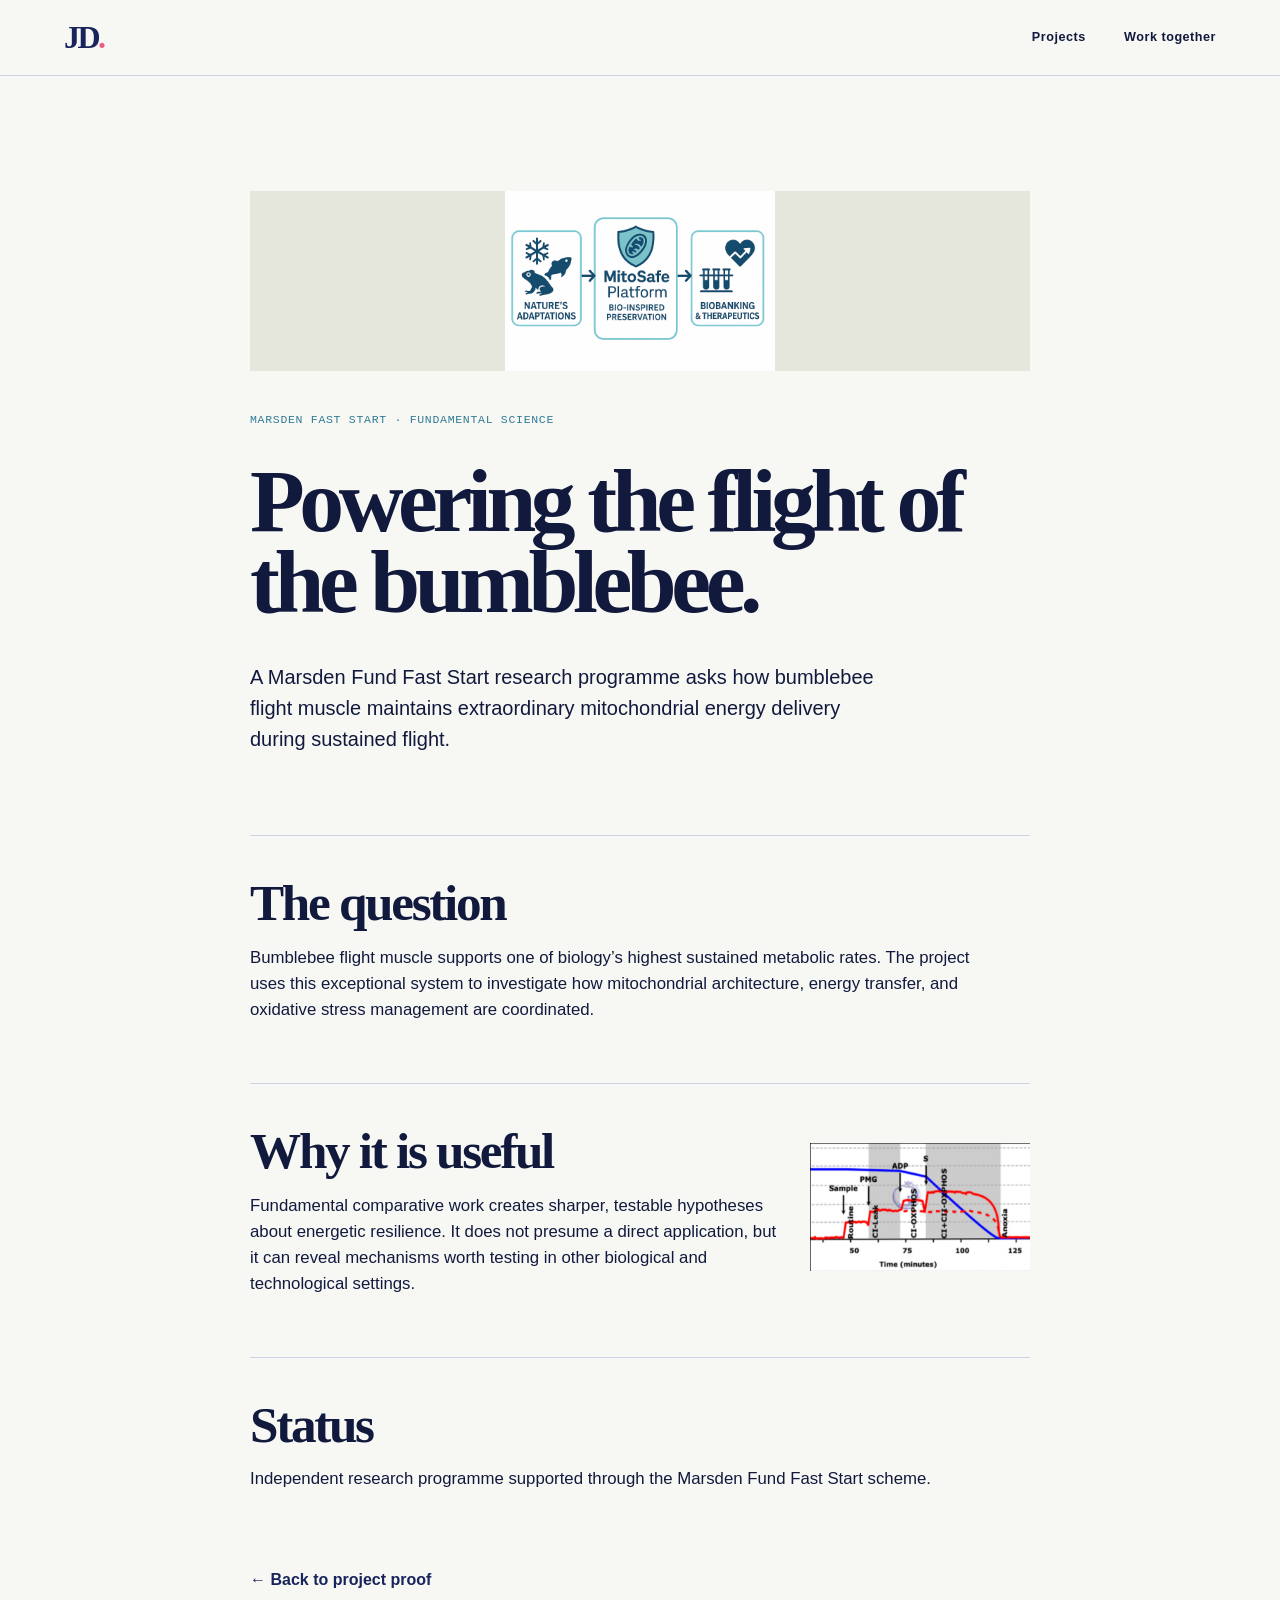
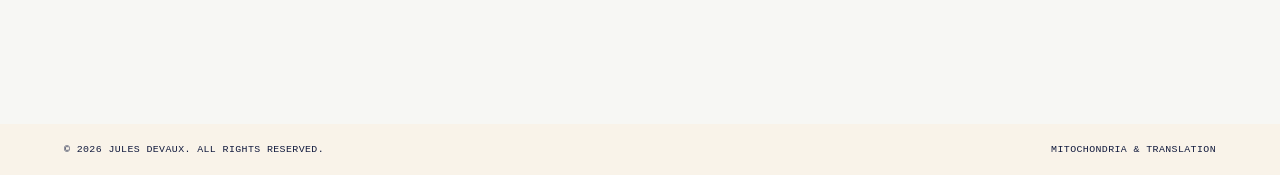
<file: projects/fast-start.html>
<!doctype html><html lang="en"><head><meta charset="UTF-8"><meta name="viewport" content="width=device-width,initial-scale=1.0"><title>Marsden Fast Start | Jules Devaux</title><link rel="stylesheet" href="../styles.css"></head><body><header class="site-header"><a class="wordmark" href="../index.html">JD<span>.</span></a><nav><a href="../index.html#projects">Projects</a><a href="../index.html#contact">Work together</a></nav></header><main class="project-detail"><div class="eyebrow">Marsden Fast Start · Fundamental science</div><h1>Powering the flight of the bumblebee.</h1><p class="project-summary">A Marsden Fund Fast Start research programme asks how bumblebee flight muscle maintains extraordinary mitochondrial energy delivery during sustained flight.</p><article><h2>The question</h2><p>Bumblebee flight muscle supports one of biology’s highest sustained metabolic rates. The project uses this exceptional system to investigate how mitochondrial architecture, energy transfer, and oxidative stress management are coordinated.</p></article><article><h2>Why it is useful</h2><p>Fundamental comparative work creates sharper, testable hypotheses about energetic resilience. It does not presume a direct application, but it can reveal mechanisms worth testing in other biological and technological settings.</p></article><article><h2>Status</h2><p>Independent research programme supported through the Marsden Fund Fast Start scheme.</p></article><p><a class="back" href="../index.html#projects">← Back to project proof</a></p></main><footer><span>© 2026 Jules Devaux. All rights reserved.</span><span>Mitochondria &amp; Translation</span></footer></body></html>
</file>
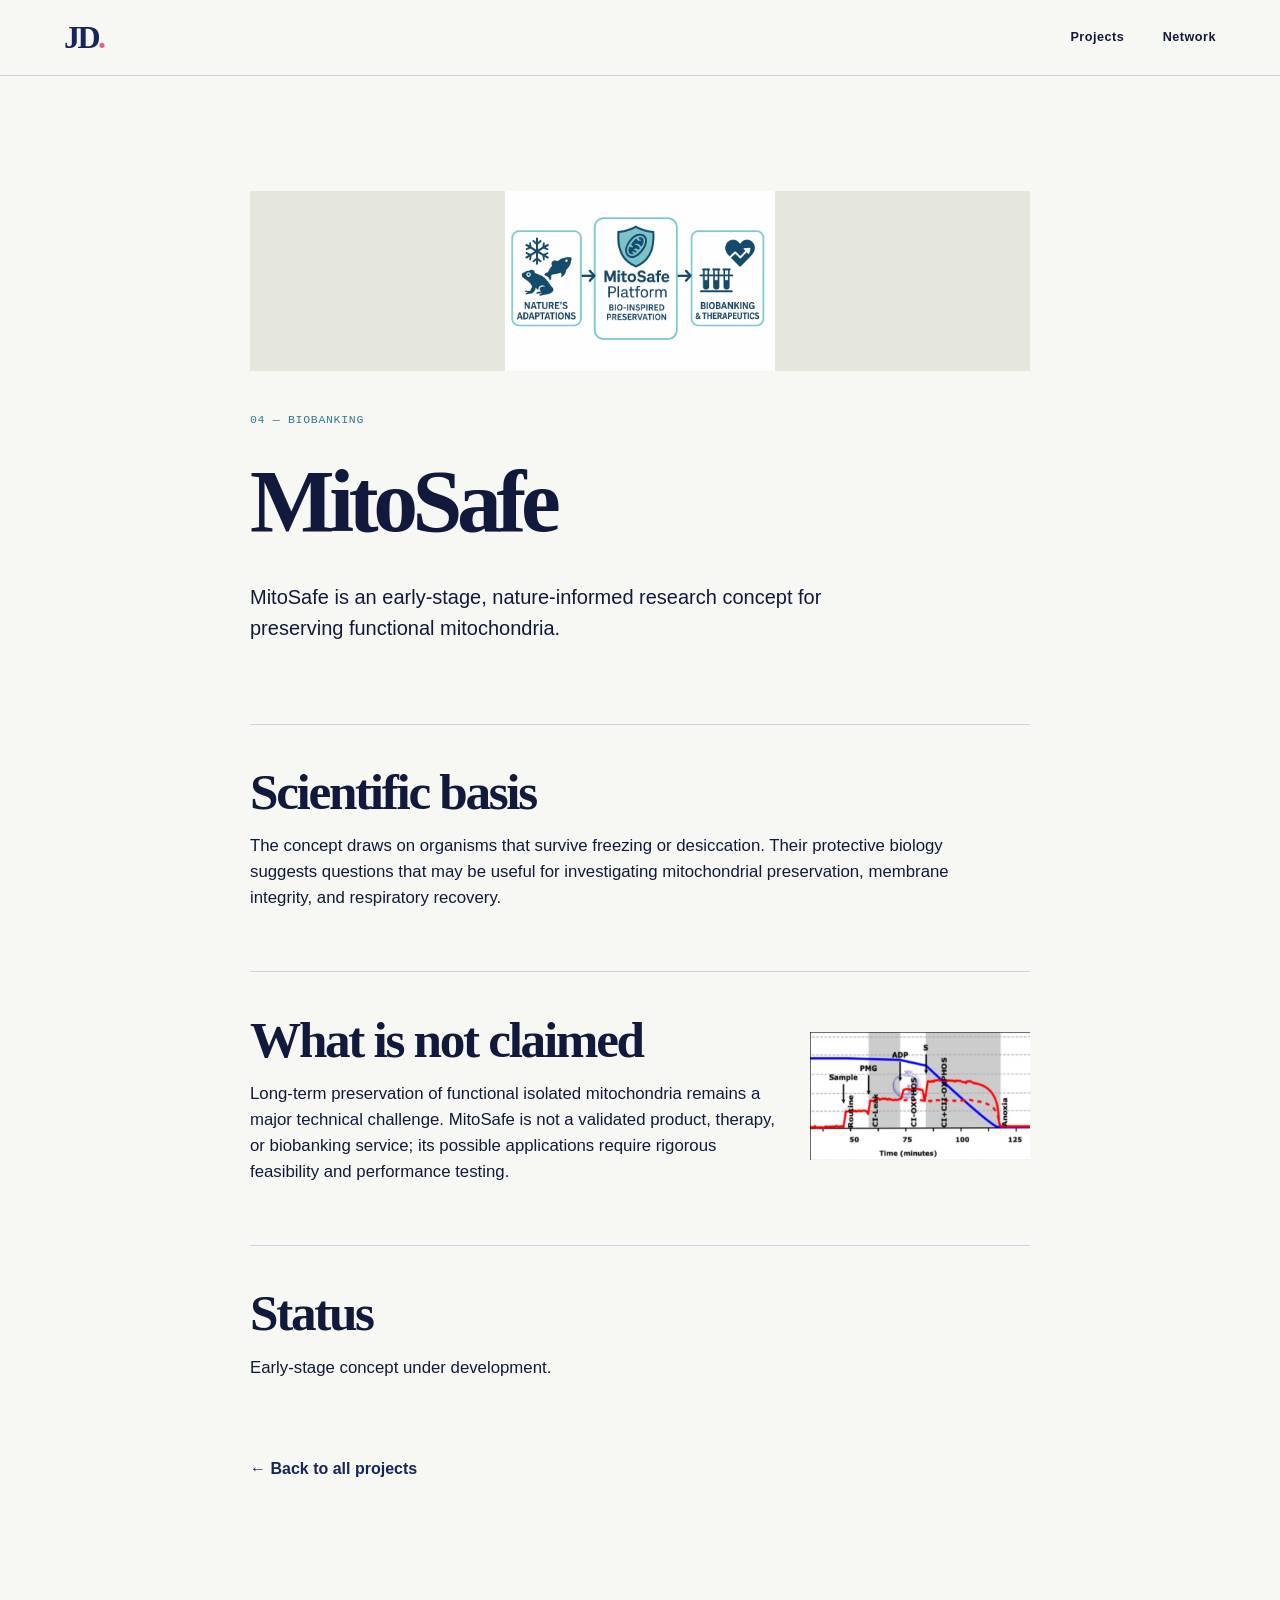
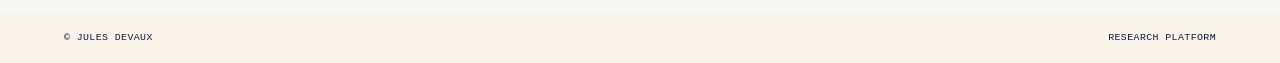
<file: projects/mitosafe.html>
<!doctype html><html lang="en"><head><meta charset="UTF-8"><meta name="viewport" content="width=device-width,initial-scale=1.0"><title>MitoSafe | Jules Devaux</title><link rel="stylesheet" href="../styles.css"></head><body><header class="site-header"><a class="wordmark" href="../index.html">JD<span>.</span></a><nav><a href="../index.html#projects">Projects</a><a href="../index.html#network">Network</a></nav></header><main class="project-detail"><div class="eyebrow">04 — Biobanking</div><h1>MitoSafe</h1><p class="project-summary">MitoSafe is an early-stage, nature-informed research concept for preserving functional mitochondria.</p><article><h2>Scientific basis</h2><p>The concept draws on organisms that survive freezing or desiccation. Their protective biology suggests questions that may be useful for investigating mitochondrial preservation, membrane integrity, and respiratory recovery.</p></article><article><h2>What is not claimed</h2><p>Long-term preservation of functional isolated mitochondria remains a major technical challenge. MitoSafe is not a validated product, therapy, or biobanking service; its possible applications require rigorous feasibility and performance testing.</p></article><article><h2>Status</h2><p>Early-stage concept under development.</p></article><p><a class="back" href="../index.html#projects">← Back to all projects</a></p></main><footer><span>© Jules Devaux</span><span>Research platform</span></footer></body></html>
</file>
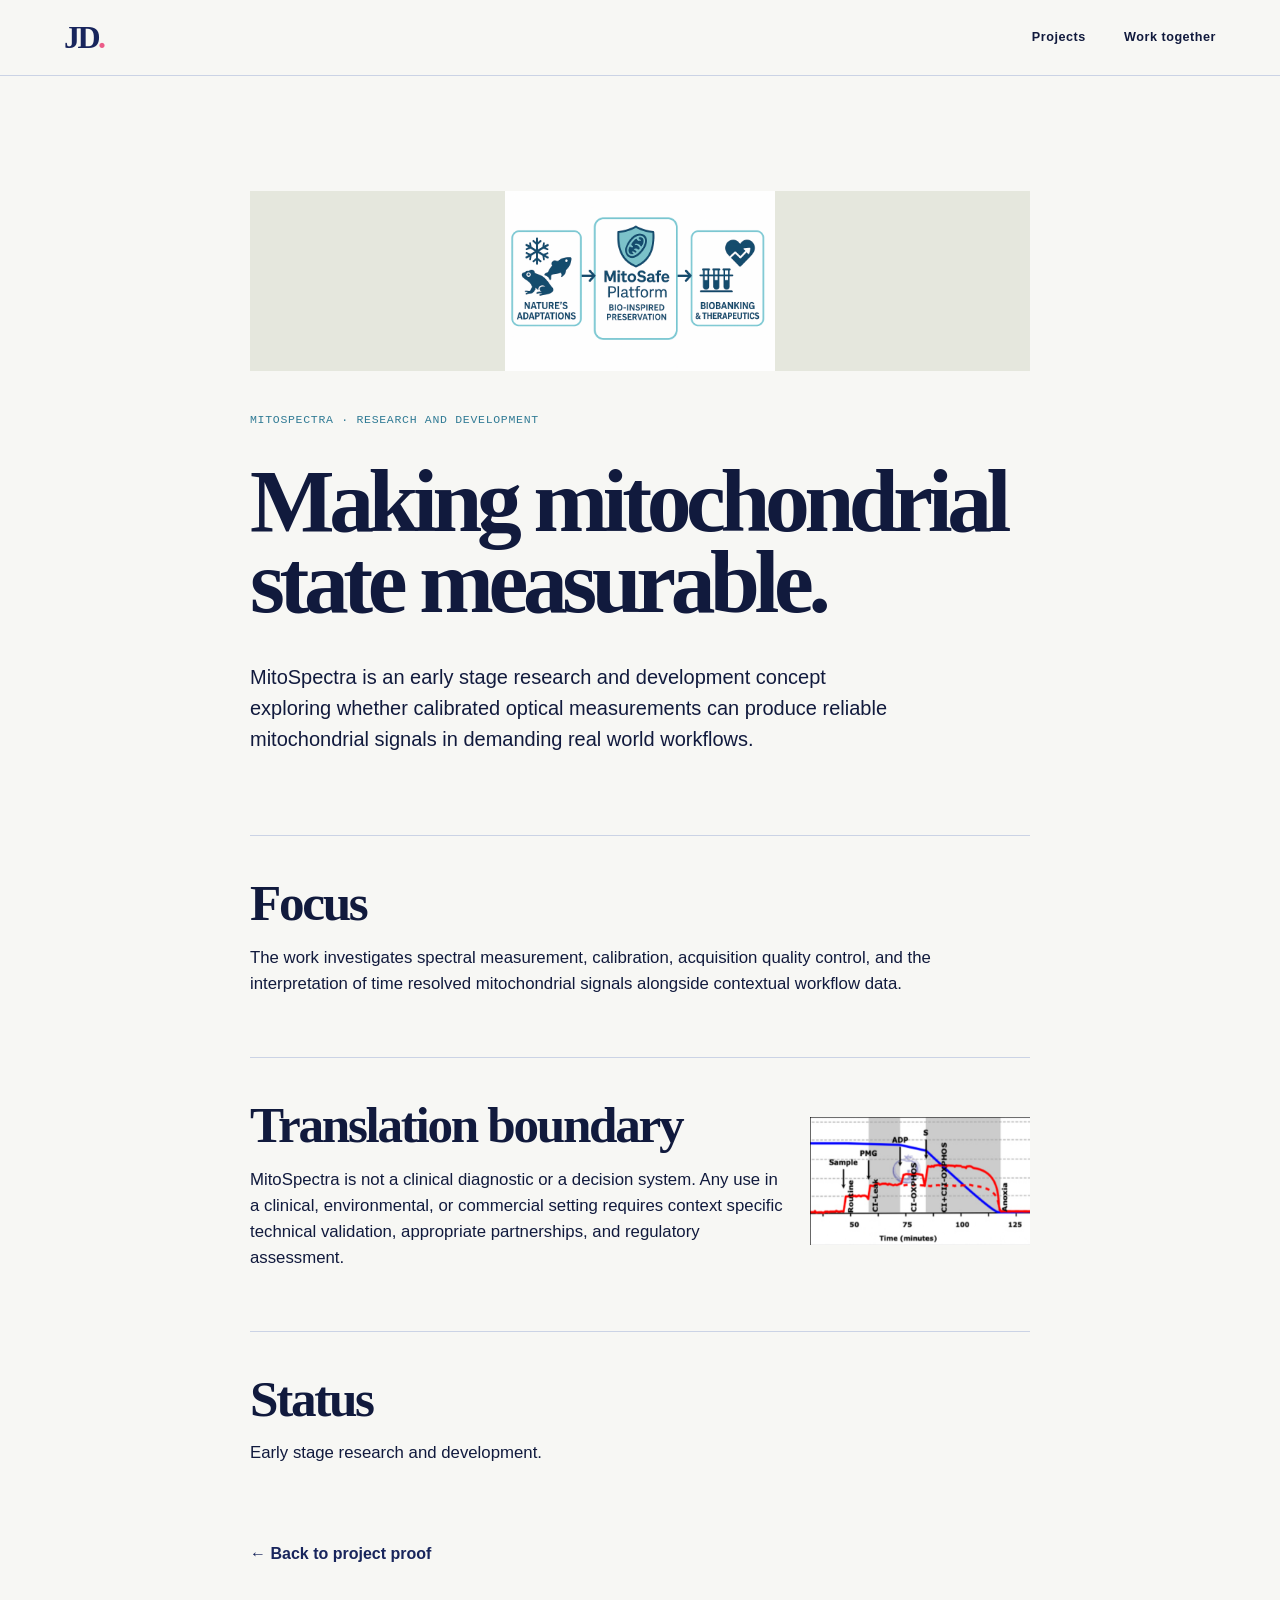
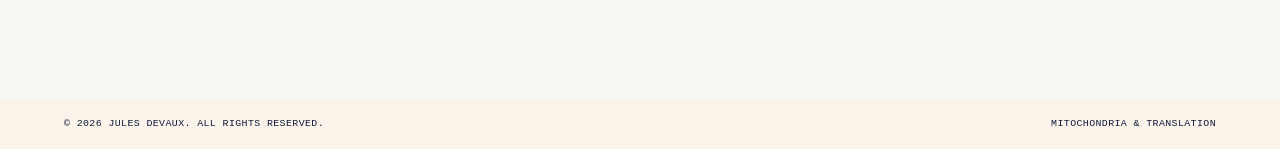
<file: projects/mitospectra.html>
<!doctype html><html lang="en"><head><meta charset="UTF-8"><meta name="viewport" content="width=device-width,initial-scale=1.0"><title>MitoSpectra | Jules Devaux</title><link rel="stylesheet" href="../styles.css"></head><body><header class="site-header"><a class="wordmark" href="../index.html">JD<span>.</span></a><nav><a href="../index.html#projects">Projects</a><a href="../index.html#contact">Work together</a></nav></header><main class="project-detail"><div class="eyebrow">MitoSpectra · Research and development</div><h1>Making mitochondrial state measurable.</h1><p class="project-summary">MitoSpectra is an early stage research and development concept exploring whether calibrated optical measurements can produce reliable mitochondrial signals in demanding real world workflows.</p><article><h2>Focus</h2><p>The work investigates spectral measurement, calibration, acquisition quality control, and the interpretation of time resolved mitochondrial signals alongside contextual workflow data.</p></article><article><h2>Translation boundary</h2><p>MitoSpectra is not a clinical diagnostic or a decision system. Any use in a clinical, environmental, or commercial setting requires context specific technical validation, appropriate partnerships, and regulatory assessment.</p></article><article><h2>Status</h2><p>Early stage research and development.</p></article><p><a class="back" href="../index.html#projects">← Back to project proof</a></p></main><footer><span>© 2026 Jules Devaux. All rights reserved.</span><span>Mitochondria &amp; Translation</span></footer></body></html>
</file>
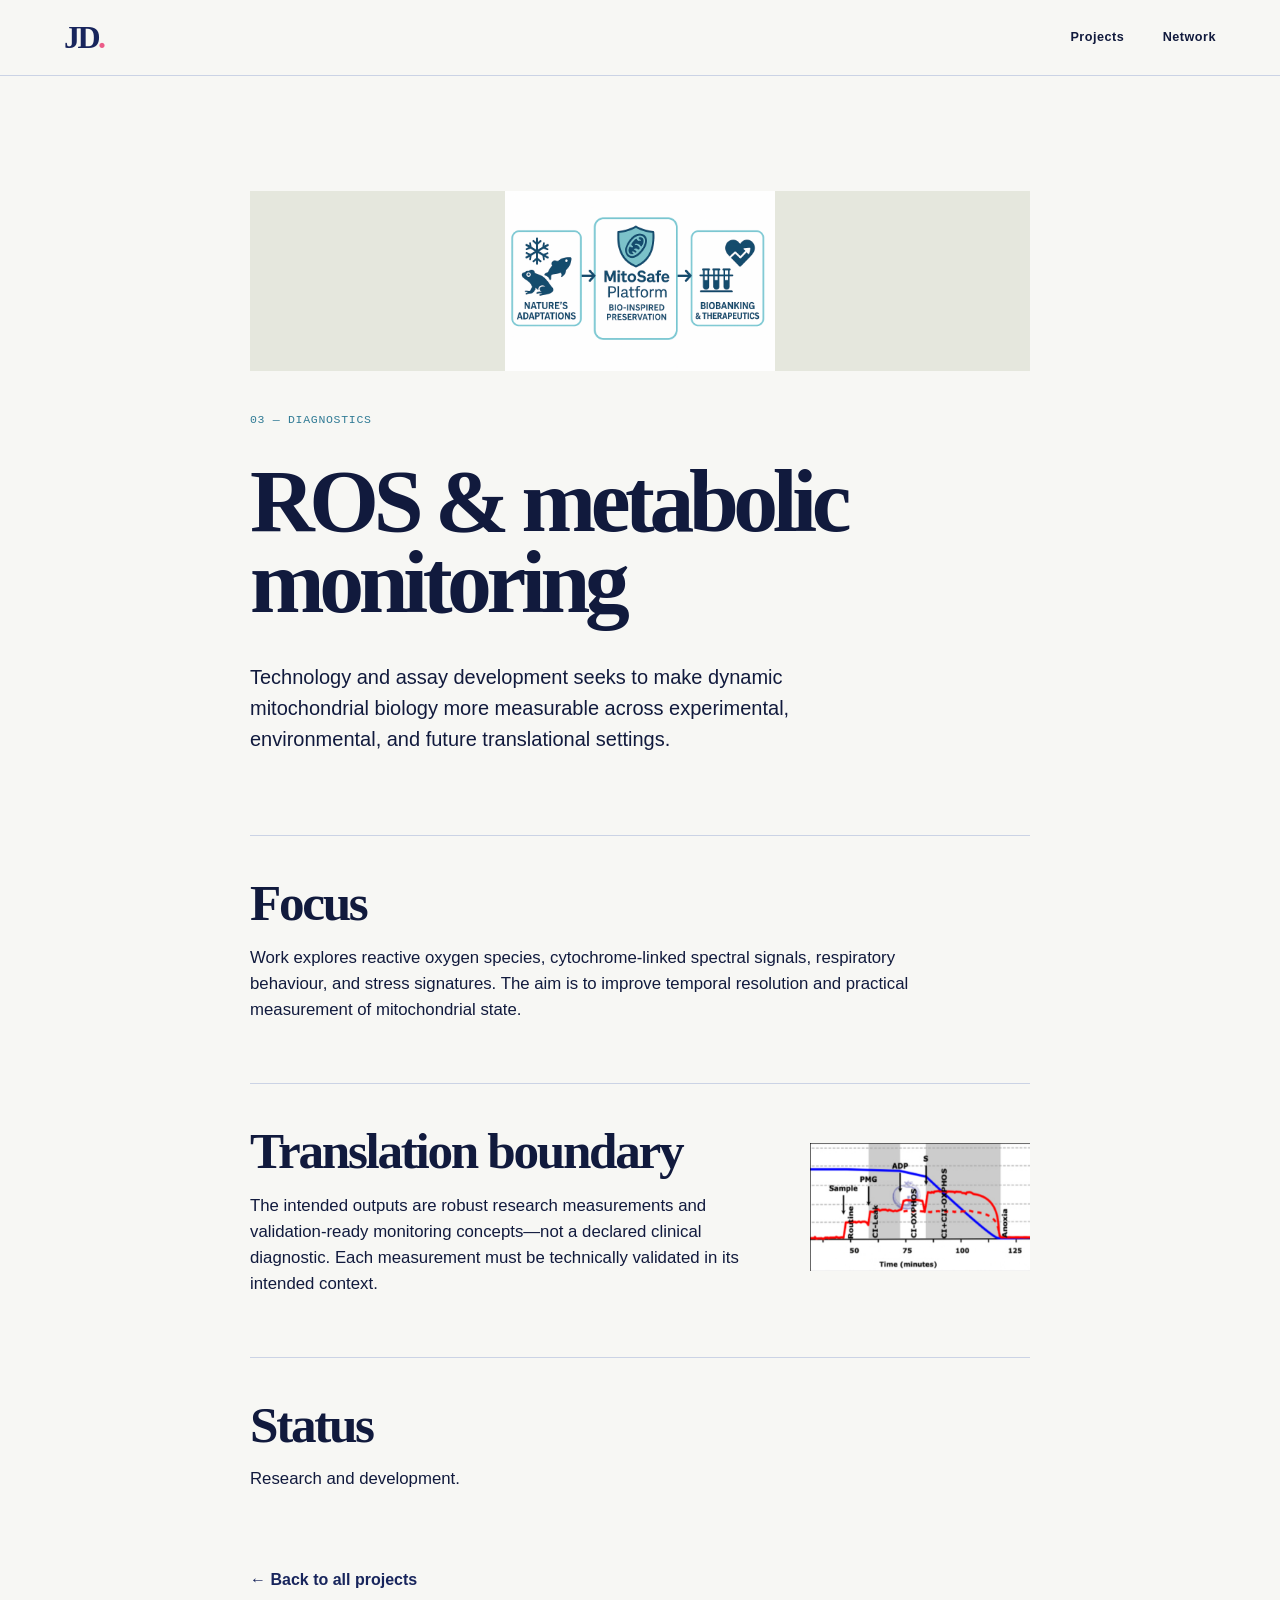
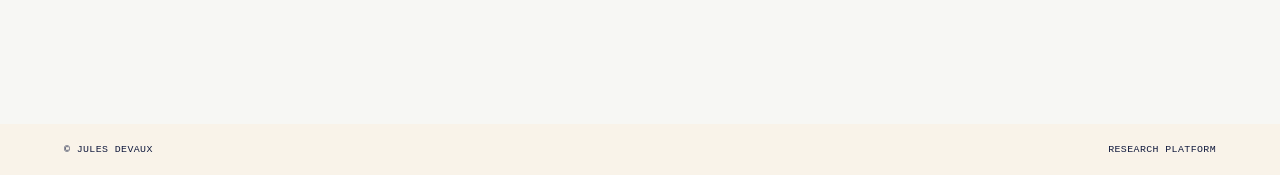
<file: projects/monitoring.html>
<!doctype html><html lang="en"><head><meta charset="UTF-8"><meta name="viewport" content="width=device-width,initial-scale=1.0"><title>Monitoring | Jules Devaux</title><link rel="stylesheet" href="../styles.css"></head><body><header class="site-header"><a class="wordmark" href="../index.html">JD<span>.</span></a><nav><a href="../index.html#projects">Projects</a><a href="../index.html#network">Network</a></nav></header><main class="project-detail"><div class="eyebrow">03 — Diagnostics</div><h1>ROS & metabolic monitoring</h1><p class="project-summary">Technology and assay development seeks to make dynamic mitochondrial biology more measurable across experimental, environmental, and future translational settings.</p><article><h2>Focus</h2><p>Work explores reactive oxygen species, cytochrome-linked spectral signals, respiratory behaviour, and stress signatures. The aim is to improve temporal resolution and practical measurement of mitochondrial state.</p></article><article><h2>Translation boundary</h2><p>The intended outputs are robust research measurements and validation-ready monitoring concepts—not a declared clinical diagnostic. Each measurement must be technically validated in its intended context.</p></article><article><h2>Status</h2><p>Research and development.</p></article><p><a class="back" href="../index.html#projects">← Back to all projects</a></p></main><footer><span>© Jules Devaux</span><span>Research platform</span></footer></body></html>
</file>
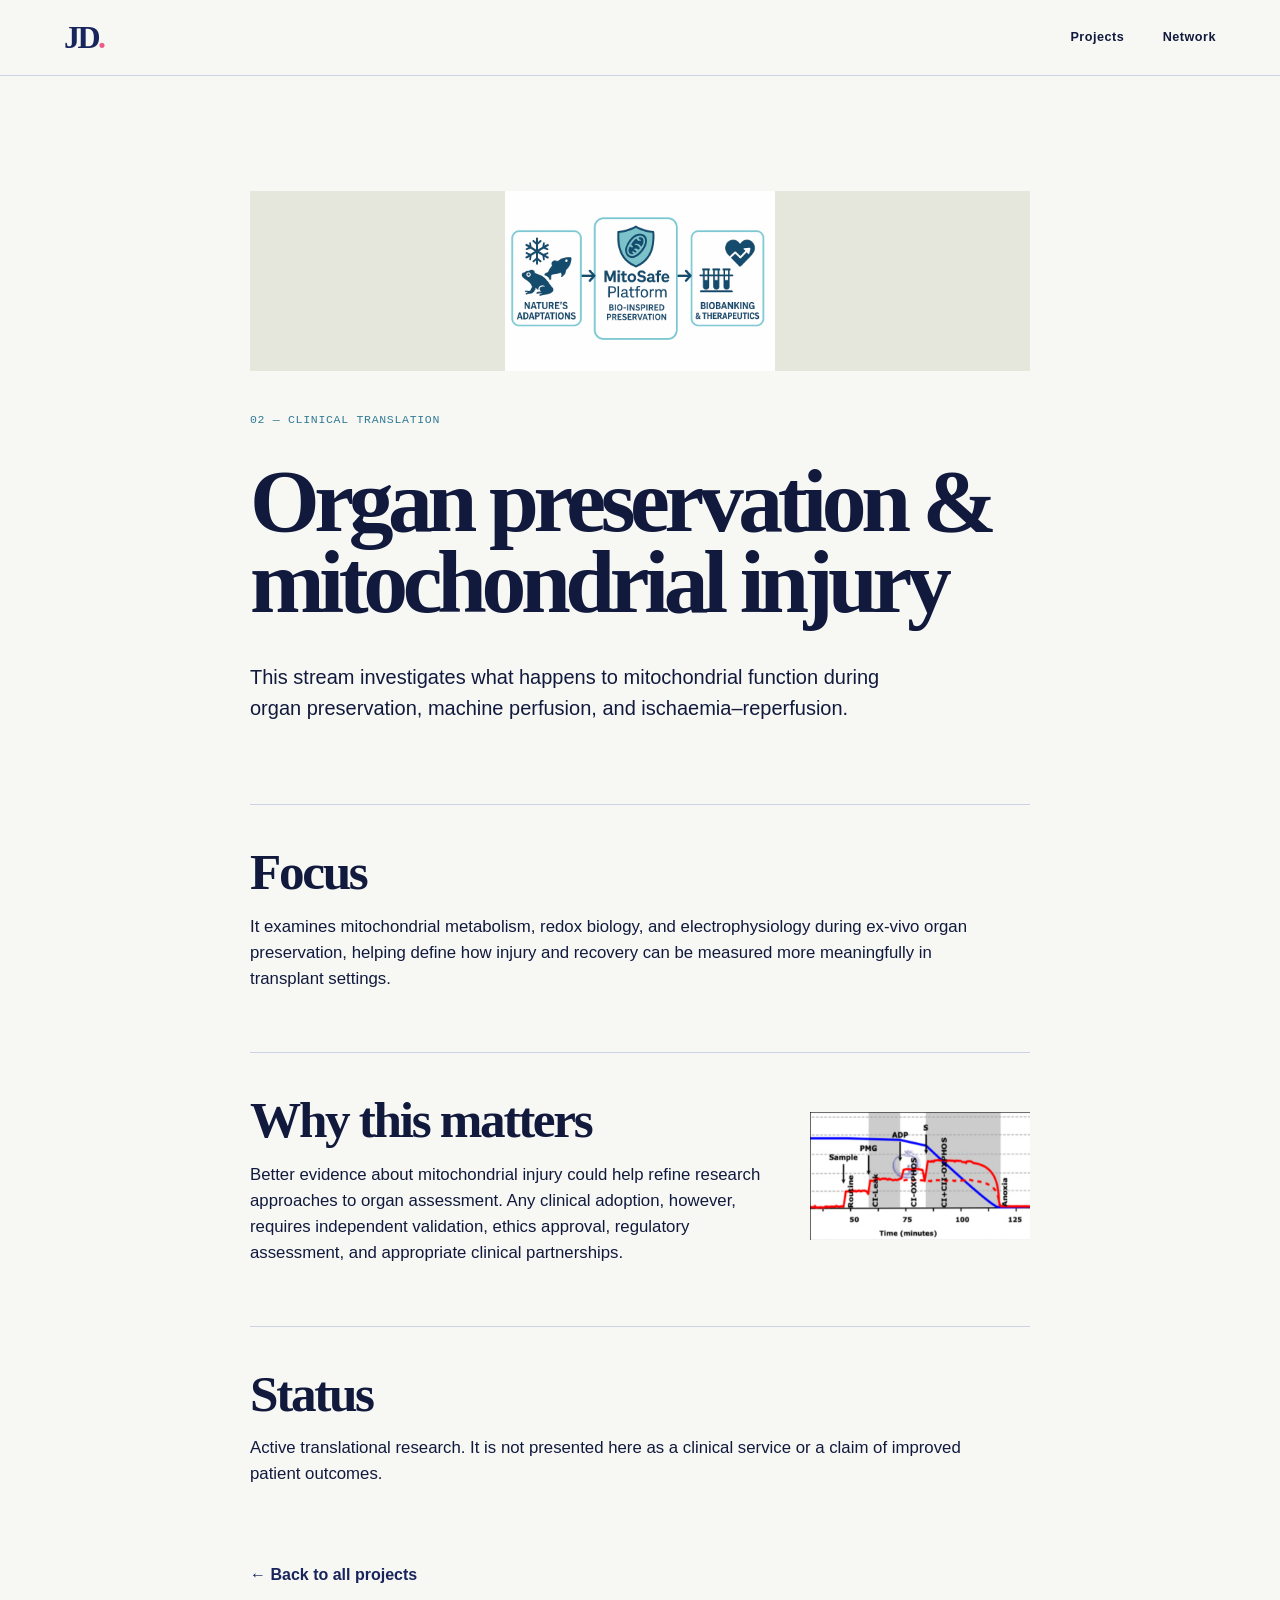
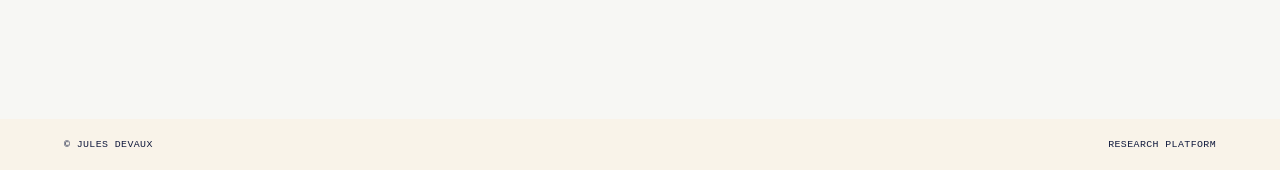
<file: projects/organ-preservation.html>
<!doctype html><html lang="en"><head><meta charset="UTF-8"><meta name="viewport" content="width=device-width,initial-scale=1.0"><title>Organ Preservation | Jules Devaux</title><link rel="stylesheet" href="../styles.css"></head><body><header class="site-header"><a class="wordmark" href="../index.html">JD<span>.</span></a><nav><a href="../index.html#projects">Projects</a><a href="../index.html#network">Network</a></nav></header><main class="project-detail"><div class="eyebrow">02 — Clinical translation</div><h1>Organ preservation & mitochondrial injury</h1><p class="project-summary">This stream investigates what happens to mitochondrial function during organ preservation, machine perfusion, and ischaemia–reperfusion.</p><article><h2>Focus</h2><p>It examines mitochondrial metabolism, redox biology, and electrophysiology during ex-vivo organ preservation, helping define how injury and recovery can be measured more meaningfully in transplant settings.</p></article><article><h2>Why this matters</h2><p>Better evidence about mitochondrial injury could help refine research approaches to organ assessment. Any clinical adoption, however, requires independent validation, ethics approval, regulatory assessment, and appropriate clinical partnerships.</p></article><article><h2>Status</h2><p>Active translational research. It is not presented here as a clinical service or a claim of improved patient outcomes.</p></article><p><a class="back" href="../index.html#projects">← Back to all projects</a></p></main><footer><span>© Jules Devaux</span><span>Research platform</span></footer></body></html>
</file>
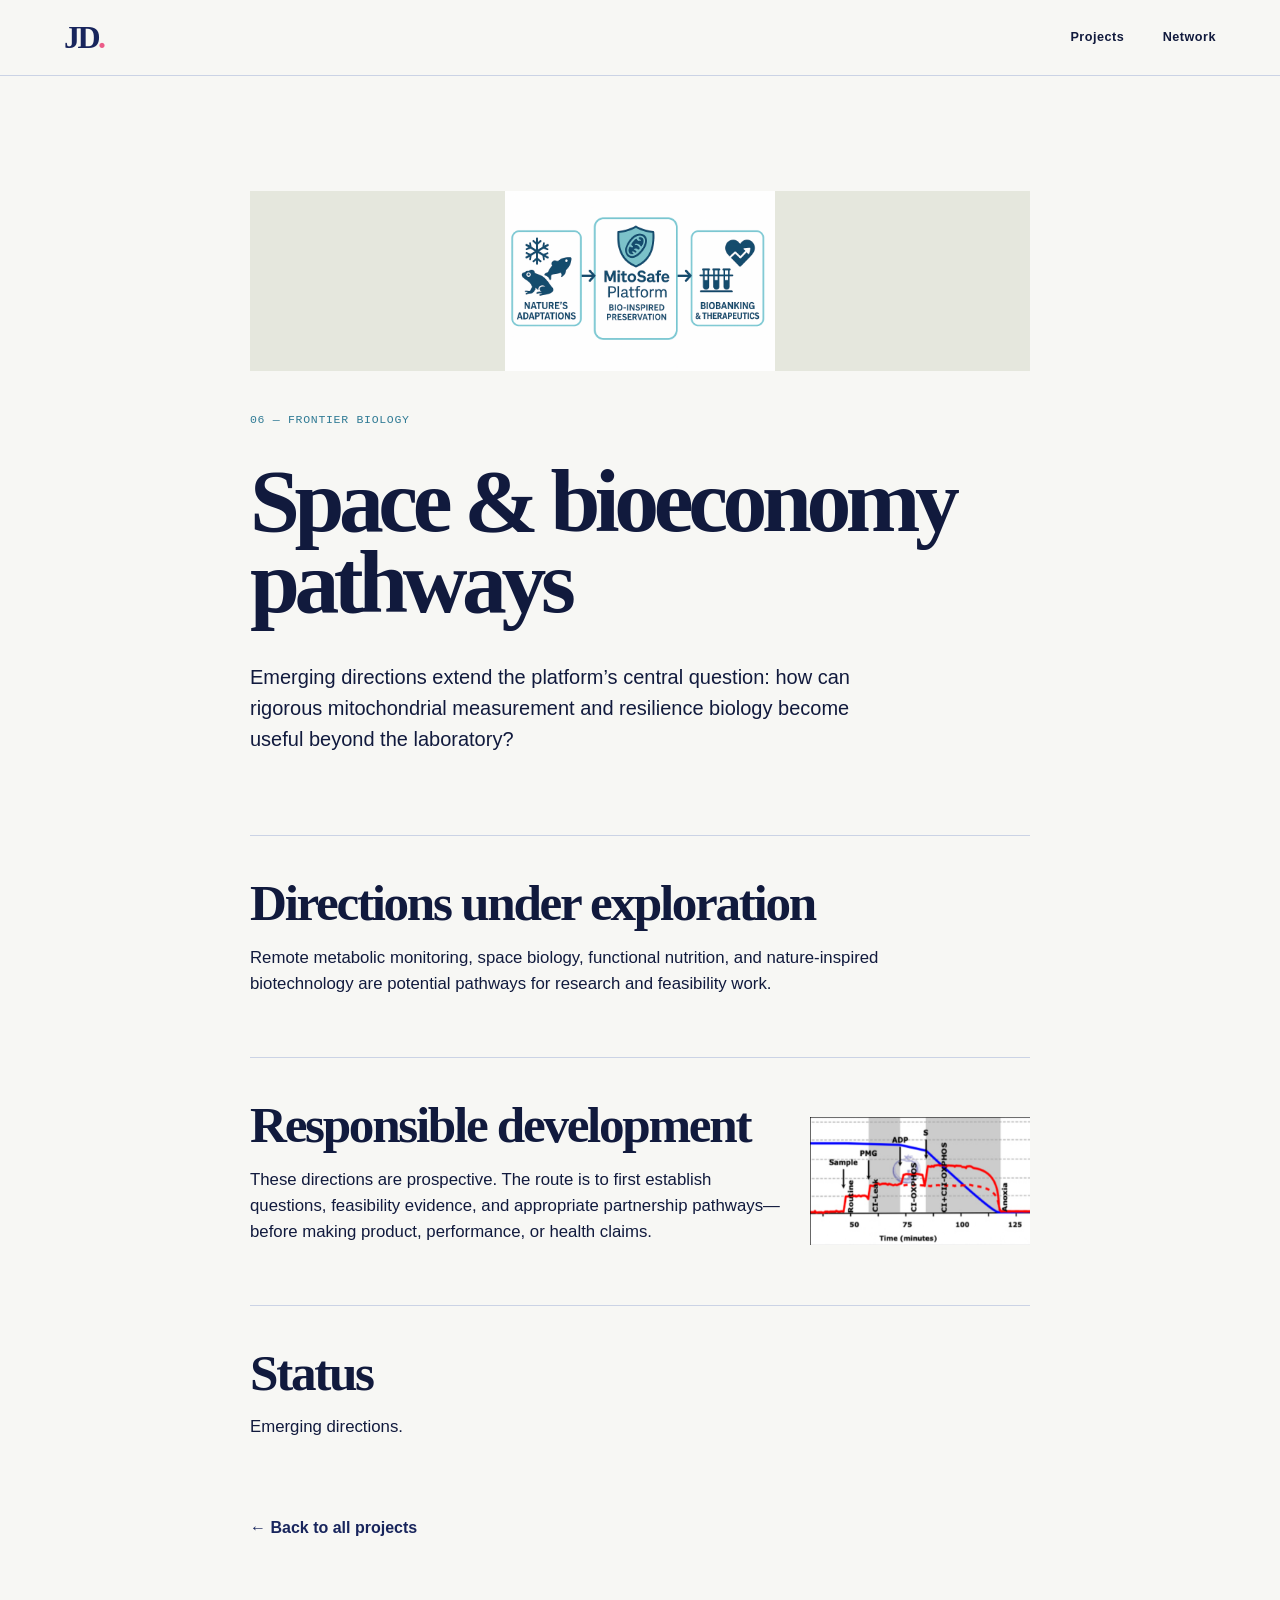
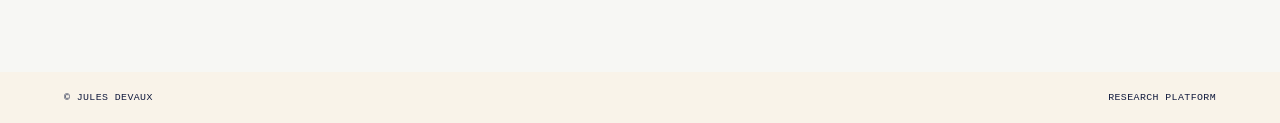
<file: projects/space-bioeconomy.html>
<!doctype html><html lang="en"><head><meta charset="UTF-8"><meta name="viewport" content="width=device-width,initial-scale=1.0"><title>Space & Bioeconomy | Jules Devaux</title><link rel="stylesheet" href="../styles.css"></head><body><header class="site-header"><a class="wordmark" href="../index.html">JD<span>.</span></a><nav><a href="../index.html#projects">Projects</a><a href="../index.html#network">Network</a></nav></header><main class="project-detail"><div class="eyebrow">06 — Frontier biology</div><h1>Space & bioeconomy pathways</h1><p class="project-summary">Emerging directions extend the platform’s central question: how can rigorous mitochondrial measurement and resilience biology become useful beyond the laboratory?</p><article><h2>Directions under exploration</h2><p>Remote metabolic monitoring, space biology, functional nutrition, and nature-inspired biotechnology are potential pathways for research and feasibility work.</p></article><article><h2>Responsible development</h2><p>These directions are prospective. The route is to first establish questions, feasibility evidence, and appropriate partnership pathways—before making product, performance, or health claims.</p></article><article><h2>Status</h2><p>Emerging directions.</p></article><p><a class="back" href="../index.html#projects">← Back to all projects</a></p></main><footer><span>© Jules Devaux</span><span>Research platform</span></footer></body></html>
</file>
<file: styles.css>
:root{--ink:#111a3d;--pine:#18255c;--moss:#317b95;--chalk:#f7f7f4;--sand:#e7ebf4;--line:#cbd3e5;--accent:#ec5c88;--cyan:#32d7e3;--orange:#ff8d5a}*{box-sizing:border-box}html{scroll-behavior:smooth}body{margin:0;background:var(--chalk);color:var(--ink);font-family:"DM Sans",sans-serif;font-size:16px;line-height:1.55}.skip-link{position:absolute;left:-999px}.skip-link:focus{left:1rem;top:1rem;z-index:4;background:#fff;color:#000;padding:.5rem}.site-header{height:76px;padding:0 clamp(1.25rem,5vw,5rem);display:flex;align-items:center;justify-content:space-between;border-bottom:1px solid var(--line)}.wordmark{font-family:"Newsreader",serif;color:var(--pine);font-size:2rem;font-weight:600;text-decoration:none;letter-spacing:-.08em}.wordmark span{color:var(--accent)}nav{display:flex;gap:clamp(1rem,3vw,2.5rem)}nav a{color:var(--ink);font-size:.79rem;font-weight:600;letter-spacing:.04em;text-decoration:none}nav a:hover,.text-link:hover{color:var(--accent)}.hero{min-height:630px;padding:clamp(3.5rem,8vw,8rem) clamp(1.25rem,10vw,10rem) 3.5rem;position:relative;overflow:hidden;background:var(--pine);color:#f8f5eb}.eyebrow,.section-label,.tag,.status{font-family:"DM Mono",monospace;font-size:.72rem;letter-spacing:.06em;text-transform:uppercase}.eyebrow{color:#a8f4f6;margin-bottom:3rem}.hero h1{position:relative;z-index:1;max-width:880px;margin:0;font-family:"Newsreader",serif;font-size:clamp(3.6rem,8.5vw,8.2rem);font-weight:500;line-height:.87;letter-spacing:-.06em}.hero h1 em{color:var(--cyan);font-weight:500}.hero-bottom{position:relative;z-index:1;margin-top:4.5rem;display:flex;max-width:670px;gap:2.5rem;align-items:flex-end}.hero-bottom p{margin:0;max-width:430px;font-size:1.05rem}.text-link{color:#fff;text-decoration:none;white-space:nowrap;font-size:.86rem;font-weight:600}.orbit{position:absolute;width:540px;height:540px;right:-100px;bottom:-280px;border:1px solid rgba(80,235,242,.35);border-radius:50%}.orbit:before,.orbit:after,.orbit i{content:"";position:absolute;inset:52px;border:1px solid rgba(80,235,242,.24);border-radius:50%}.orbit:after{inset:130px}.orbit i:nth-child(1){inset:0;border-color:rgba(80,235,242,.18);transform:rotateX(63deg)}.orbit i:nth-child(2){inset:20px;transform:rotate(45deg) scaleY(.5)}.orbit i:nth-child(3){inset:198px;background:var(--cyan);border:0}.orbit b{position:absolute;top:55px;left:250px;width:8px;height:8px;border-radius:50%;background:var(--orange)}.intro,.evidence,.contact{display:grid;grid-template-columns:minmax(150px,.55fr) minmax(0,1.45fr);gap:3rem;padding:clamp(4.5rem,9vw,9rem) clamp(1.25rem,10vw,10rem)}.section-label{color:var(--moss);padding-top:.55rem}.intro h2,.section-heading h2,.evidence h2,.contact h2{font-family:"Newsreader",serif;font-size:clamp(2.35rem,4.2vw,4.3rem);font-weight:500;line-height:.98;letter-spacing:-.045em;margin:0 0 1.8rem}.intro p{max-width:720px}.lead{font-size:1.32rem;line-height:1.45}.pillars{display:grid;grid-template-columns:repeat(3,1fr);background:var(--sand);padding:0 clamp(1.25rem,10vw,10rem)}.pillars article{padding:2.6rem 2.5rem 3rem 0;min-height:250px;border-top:1px solid #aebbd5}.pillars article+article{padding-left:2.5rem;border-left:1px solid #aebbd5}.pillars span{font-family:"DM Mono",monospace;color:var(--accent);font-size:.76rem}.pillars h3{font-family:"Newsreader",serif;font-size:1.7rem;font-weight:600;margin:2rem 0 .55rem}.pillars p{font-size:.94rem;max-width:290px}.applications,.projects,.network{padding:clamp(4.5rem,9vw,9rem) clamp(1.25rem,10vw,10rem)}.applications{background:var(--ink);color:#f8f8f7}.applications .section-label{color:var(--cyan)}.applications .section-heading h2{max-width:730px}.section-heading{margin-bottom:3rem}.section-heading h2{margin:1rem 0 0}.section-intro{max-width:650px;margin:1.2rem 0 0;font-size:1.08rem}.application-grid{display:grid;grid-template-columns:repeat(2,minmax(0,1fr));border-top:1px solid rgba(143,215,235,.4);border-left:1px solid rgba(143,215,235,.4)}.application-grid article{padding:2rem;border-right:1px solid rgba(143,215,235,.4);border-bottom:1px solid rgba(143,215,235,.4);min-height:240px}.application-number{font-family:"DM Mono",monospace;color:var(--orange);font-size:.75rem}.application-grid h3{font-family:"Newsreader",serif;font-size:2rem;line-height:1;margin:2rem 0 .8rem}.application-grid p{max-width:420px;color:#c9d2ec}.project-grid{display:grid;grid-template-columns:repeat(2,minmax(0,1fr));border-top:1px solid var(--line);border-left:1px solid var(--line)}.project-card{padding:2rem 2.1rem 1.7rem;border-right:1px solid var(--line);border-bottom:1px solid var(--line);min-height:280px;display:flex;flex-direction:column}.project-card.featured{background:var(--pine);color:#f7f4ec}.tag{color:var(--moss)}.featured .tag{color:var(--cyan)}.project-card h3{font-family:"Newsreader",serif;font-size:2rem;line-height:1;margin:2rem 0 .9rem;font-weight:600;letter-spacing:-.03em}.project-card p{margin:.3rem 0}.status{margin-top:auto!important;padding-top:1.8rem;font-size:.65rem;color:var(--moss)}.featured .status{color:#a8f4f6}.evidence{background:#eaf2f4}.evidence p{max-width:650px;font-size:1.1rem}.network{background:var(--ink);color:#f9f6ee}.network .section-label{color:var(--cyan)}.network-intro{max-width:650px;font-family:"Newsreader",serif;font-size:1.65rem;line-height:1.2;margin-bottom:3.2rem}.network-links{border-top:1px solid #5d6b90}.network-links a{display:flex;justify-content:space-between;gap:1rem;align-items:center;padding:1.25rem 0;border-bottom:1px solid #5d6b90;color:#f9f6ee;text-decoration:none;font-size:1.1rem}.network-links a:hover{color:var(--cyan)}.network-links strong{font-family:"DM Mono",monospace;font-weight:400;font-size:.7rem;text-transform:uppercase;letter-spacing:.05em}.network-note{margin-top:2rem;max-width:680px;color:#bbc4d9;font-size:.92rem}.contact{background:var(--accent);color:#fff7f6}.contact .section-label{color:#fff0d2}.contact h2{max-width:660px}.contact-copy{grid-column:2;max-width:580px;margin:-.5rem 0 1.8rem;font-size:1.1rem}.button{width:max-content;align-self:start;grid-column:2;color:var(--ink);background:#f9f3e9;text-decoration:none;padding:.85rem 1.1rem;font-weight:700;font-size:.85rem}.button:hover{background:var(--ink);color:#fff}footer{display:flex;justify-content:space-between;gap:1rem;padding:1.1rem clamp(1.25rem,5vw,5rem);font-family:"DM Mono",monospace;text-transform:uppercase;letter-spacing:.04em;font-size:.62rem;background:#f9f3e9}@media(max-width:700px){.site-header{height:64px}.hero{min-height:580px}.hero-bottom{display:block;margin-top:3rem}.hero-bottom .text-link{display:inline-block;margin-top:1.7rem}.intro,.evidence,.contact{grid-template-columns:1fr;gap:1.3rem}.pillars,.application-grid{grid-template-columns:1fr}.pillars article,.pillars article+article{padding:2rem 0;border-left:0}.project-grid{grid-template-columns:1fr}.project-card{min-height:0}.application-grid article{min-height:0}.network-links a{align-items:flex-start;flex-direction:column;gap:.25rem}.button,.contact-copy{grid-column:auto}.contact{padding-bottom:4.5rem}footer{flex-wrap:wrap}.orbit{right:-250px}}
/* Interactive project cards and collaborator network */
.project-card{color:var(--ink);text-decoration:none}.project-card:hover{background:#e9ece4}.project-card.featured:hover{background:#2d584d}.status b{float:right;font-weight:500}.people{display:grid;grid-template-columns:repeat(2,1fr);margin-top:4rem;border-top:1px solid #5d6b66}.people-title{grid-column:1/-1;margin:0;padding:1rem 0;font-family:"DM Mono",monospace;font-size:.68rem;text-transform:uppercase;letter-spacing:.06em;color:#c4d4a4}.people a{padding:1rem 0;color:#f9f6ee;text-decoration:none;border-top:1px solid #5d6b66;font-family:"Newsreader",serif;font-size:1.4rem}.people a:nth-of-type(odd){padding-right:1rem}.people a:nth-of-type(even){padding-left:1rem;border-left:1px solid #5d6b66}.people a:hover{color:#c4d4a4}.people a span{font-family:"DM Mono",monospace;font-size:.75rem}@media(max-width:700px){.people{grid-template-columns:1fr}.people a,.people a:nth-of-type(odd),.people a:nth-of-type(even){padding:1rem 0;border-left:0}}
.project-detail{max-width:940px;margin:auto;padding:clamp(4rem,9vw,8rem) clamp(1.25rem,7vw,5rem)}.project-detail>.eyebrow{color:var(--moss);margin-bottom:2rem}.project-detail h1{font-family:"Newsreader",serif;font-size:clamp(3.5rem,7vw,6.3rem);line-height:.9;letter-spacing:-.06em;margin:0}.project-summary{max-width:650px;font-size:1.25rem;margin:2.5rem 0 5rem}.project-detail article{border-top:1px solid var(--line);padding:2.7rem 0}.project-detail h2{font-family:"Newsreader",serif;font-size:clamp(2.15rem,4vw,3.5rem);line-height:.95;letter-spacing:-.045em;margin:0 0 1rem}.project-detail article p{max-width:720px;font-size:1.05rem}.project-detail a{color:var(--pine)}.back{font-weight:700;text-decoration:none}.back:hover{color:var(--accent)}
.news{padding:clamp(4.5rem,9vw,9rem) clamp(1.25rem,10vw,10rem);background:#ded9ca}.news-grid{display:grid;grid-template-columns:repeat(3,1fr);border-top:1px solid #aeb3a6}.news-grid a{padding:2rem 1.5rem 2rem 0;color:var(--ink);text-decoration:none;border-bottom:1px solid #aeb3a6}.news-grid a+a{padding-left:1.5rem;border-left:1px solid #aeb3a6}.news-grid a:hover{color:var(--pine)}.news-grid span{font-family:"DM Mono",monospace;font-size:.67rem;text-transform:uppercase;color:var(--moss)}.news-grid h3{font-family:"Newsreader",serif;font-size:1.8rem;line-height:1;margin:1.4rem 0 .7rem}.news-grid b{display:block;margin-top:2rem;font-family:"DM Mono",monospace;font-size:.67rem;text-transform:uppercase}.network-note a{color:#c4d4a4}.project-detail:before{content:"";display:block;width:100%;height:180px;margin:0 0 2.5rem;background:#e5e7dd url('../assets/mitosafe-concept.png') center/contain no-repeat}.project-detail article:nth-of-type(2):before{content:"";display:block;width:220px;height:160px;float:right;margin:0 0 1rem 1.5rem;background:url('../assets/respiration-trace.png') center/contain no-repeat}@media(max-width:700px){.news-grid{grid-template-columns:1fr}.news-grid a,.news-grid a+a{padding:1.5rem 0;border-left:0}}
.portrait{position:absolute;right:clamp(1.25rem,10vw,10rem);top:clamp(8rem,18vw,13rem);z-index:2;margin:0;text-align:right}.portrait img{display:block;width:clamp(104px,12vw,155px);border-radius:50%;border:5px solid #d9e2ce;filter:grayscale(1)}.portrait figcaption{margin-top:.7rem;font-family:"DM Mono",monospace;font-size:.62rem;letter-spacing:.04em;text-transform:uppercase;color:#d9e2ce}.visual-research{display:grid;grid-template-columns:minmax(150px,.55fr) minmax(0,1.45fr);gap:3rem;padding:clamp(4.5rem,9vw,9rem) clamp(1.25rem,10vw,10rem);background:#f5f3ed}.visual-research h2{font-family:"Newsreader",serif;font-size:clamp(2.35rem,4.2vw,4.3rem);font-weight:500;line-height:.98;letter-spacing:-.045em;margin:0 0 2rem}.visual-grid{display:grid;grid-template-columns:1fr 1fr;gap:1rem}.visual-grid figure{margin:0;background:#e5e7dd}.visual-grid img{width:100%;aspect-ratio:1.15;object-fit:cover;display:block}.visual-grid figcaption{padding:.8rem;font-family:"DM Mono",monospace;font-size:.64rem;letter-spacing:.03em;text-transform:uppercase}.visual-note{font-size:.82rem;color:#51605b;margin-top:1rem}@media(max-width:700px){.portrait{position:relative;right:auto;top:auto;margin-top:2rem;text-align:left}.portrait img{width:110px}.visual-research{grid-template-columns:1fr;gap:1.3rem}.visual-grid{grid-template-columns:1fr}}
.inline-link{color:var(--pine);font-weight:700;text-decoration:none}.inline-link:hover{color:var(--accent)}.inline-link.light{color:var(--cyan)}.page{max-width:980px;margin:0 auto;padding:clamp(4rem,9vw,8rem) clamp(1.25rem,7vw,5rem)}.page>.eyebrow{color:var(--moss);margin-bottom:2rem}.page h1{max-width:900px;margin:0;font-family:"Newsreader",serif;font-size:clamp(3.5rem,7vw,6.3rem);font-weight:500;line-height:.9;letter-spacing:-.06em}.page-lead{max-width:720px;margin:2.5rem 0 5rem;font-size:1.3rem;line-height:1.45}.page section{max-width:760px;border-top:1px solid var(--line);padding:2.7rem 0}.page h2{margin:0 0 1rem;font-family:"Newsreader",serif;font-size:clamp(2.15rem,4vw,3.5rem);font-weight:500;line-height:.95;letter-spacing:-.045em}.page section p,.page li{font-size:1.05rem}.page a{color:var(--pine)}.page .button{display:inline-block;margin-bottom:4rem;color:var(--ink)}.link-list{margin:0;padding-left:1.2rem}.link-list li{margin:.6rem 0}.contact-page{min-height:calc(100vh - 140px)}nav a[aria-current="page"]{color:var(--accent)}
.outputs{padding:clamp(4.5rem,9vw,9rem) clamp(1.25rem,10vw,10rem);background:#eaf2f4}.outputs-grid{display:grid;grid-template-columns:repeat(3,minmax(0,1fr));border-top:1px solid var(--line);border-left:1px solid var(--line)}.outputs-grid article{padding:1.6rem;border-right:1px solid var(--line);border-bottom:1px solid var(--line)}.outputs-grid span{font-family:"DM Mono",monospace;font-size:.67rem;text-transform:uppercase;color:var(--moss)}.outputs-grid h3{font-family:"Newsreader",serif;font-size:1.55rem;line-height:1.05;margin:1.25rem 0 .7rem}.outputs-grid a{color:var(--pine);text-decoration:none}.outputs-grid a:hover{color:var(--accent)}.outputs-grid p{font-size:.85rem;color:#51605b}.quick-nav-toggle{position:fixed;right:1rem;bottom:1rem;z-index:10;border:0;background:var(--pine);color:#fff;padding:.75rem 1rem;font:600 .75rem "DM Sans",sans-serif;letter-spacing:.04em;cursor:pointer;box-shadow:0 8px 20px rgba(0,0,0,.18)}.quick-nav{position:fixed;right:1rem;bottom:4.35rem;z-index:10;width:210px;padding:1rem;background:#f9f3e9;box-shadow:0 12px 30px rgba(0,0,0,.22);border:1px solid var(--line)}.quick-nav p{margin:0 0 .6rem;font:500 .65rem "DM Mono",monospace;letter-spacing:.06em;text-transform:uppercase;color:var(--moss)}.quick-nav a{display:block;padding:.55rem 0;color:var(--pine);text-decoration:none;font-weight:600;border-top:1px solid var(--line)}.quick-nav a:hover{color:var(--accent)}footer a{color:var(--pine);text-decoration:none}@media(max-width:700px){.outputs-grid{grid-template-columns:1fr}.outputs-grid article{min-height:0}.quick-nav-toggle{right:.7rem;bottom:.7rem}.quick-nav{right:.7rem;bottom:4rem}}
</file>
